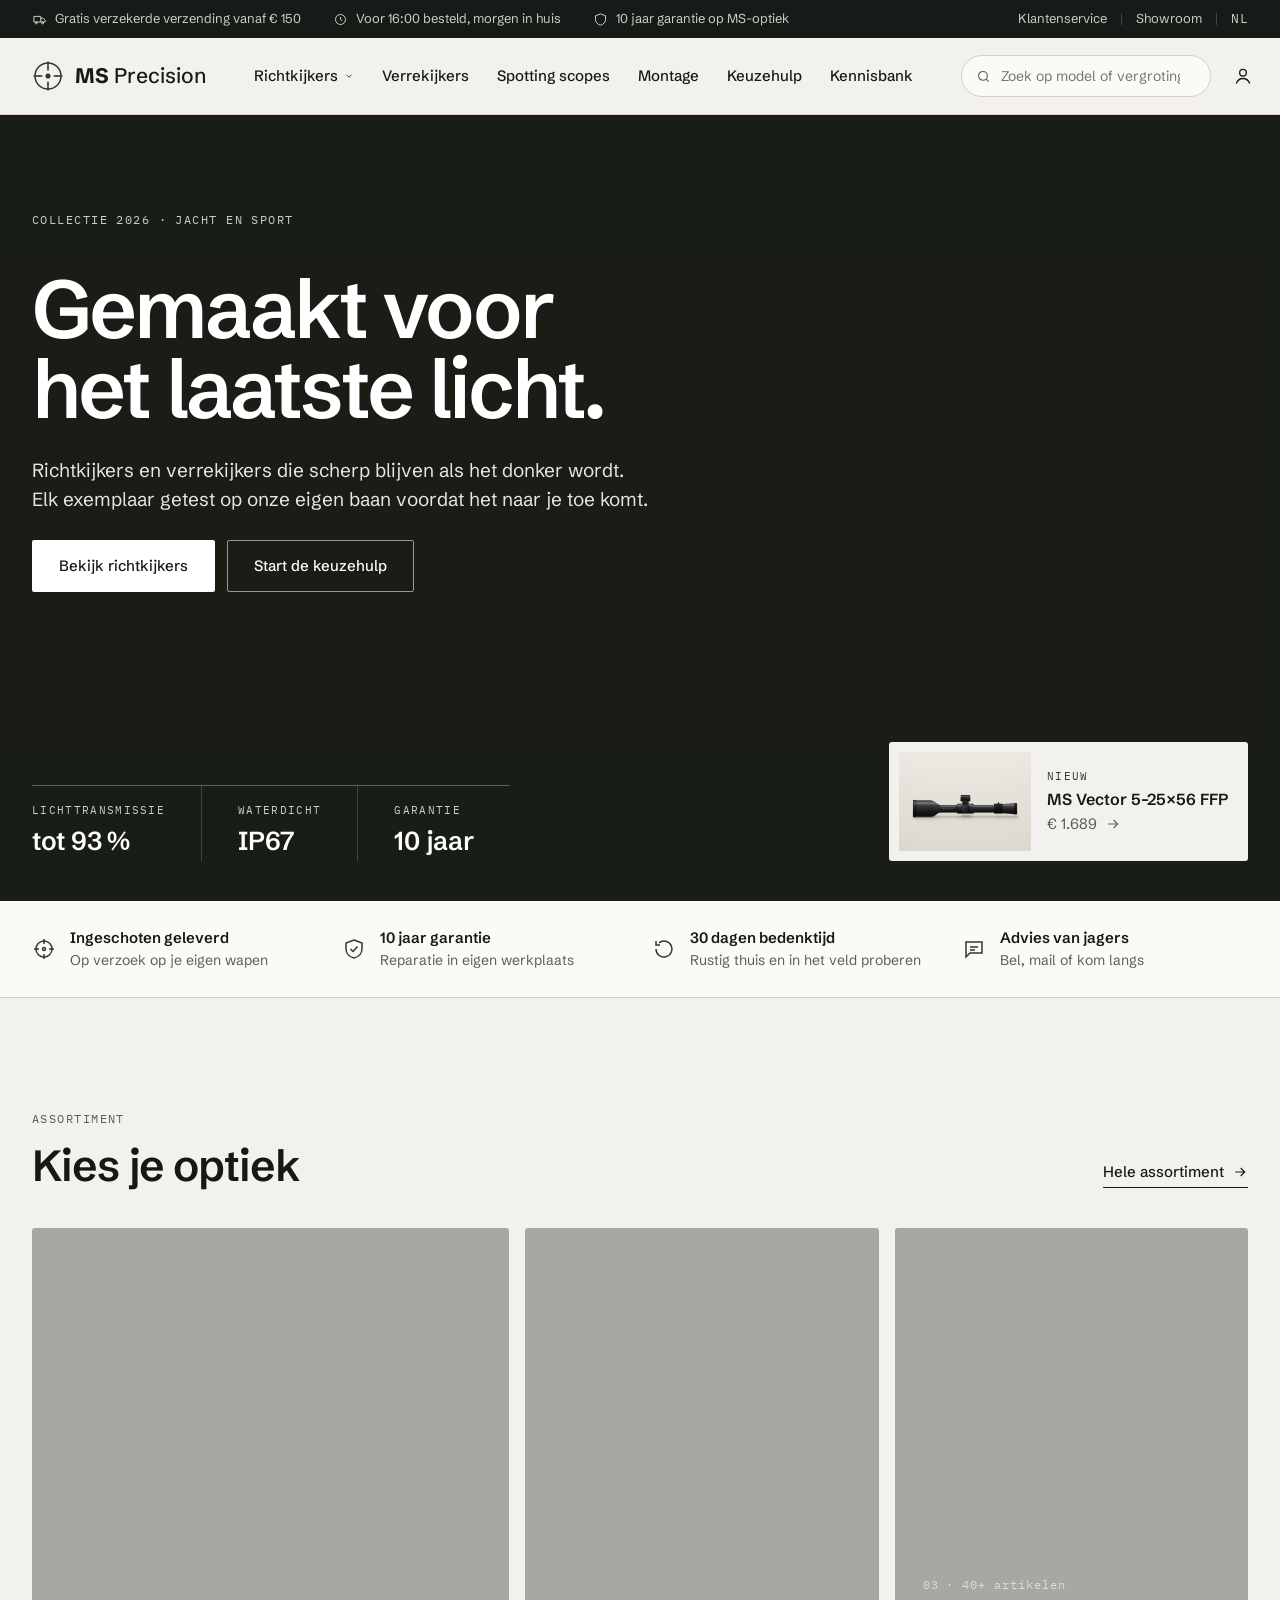
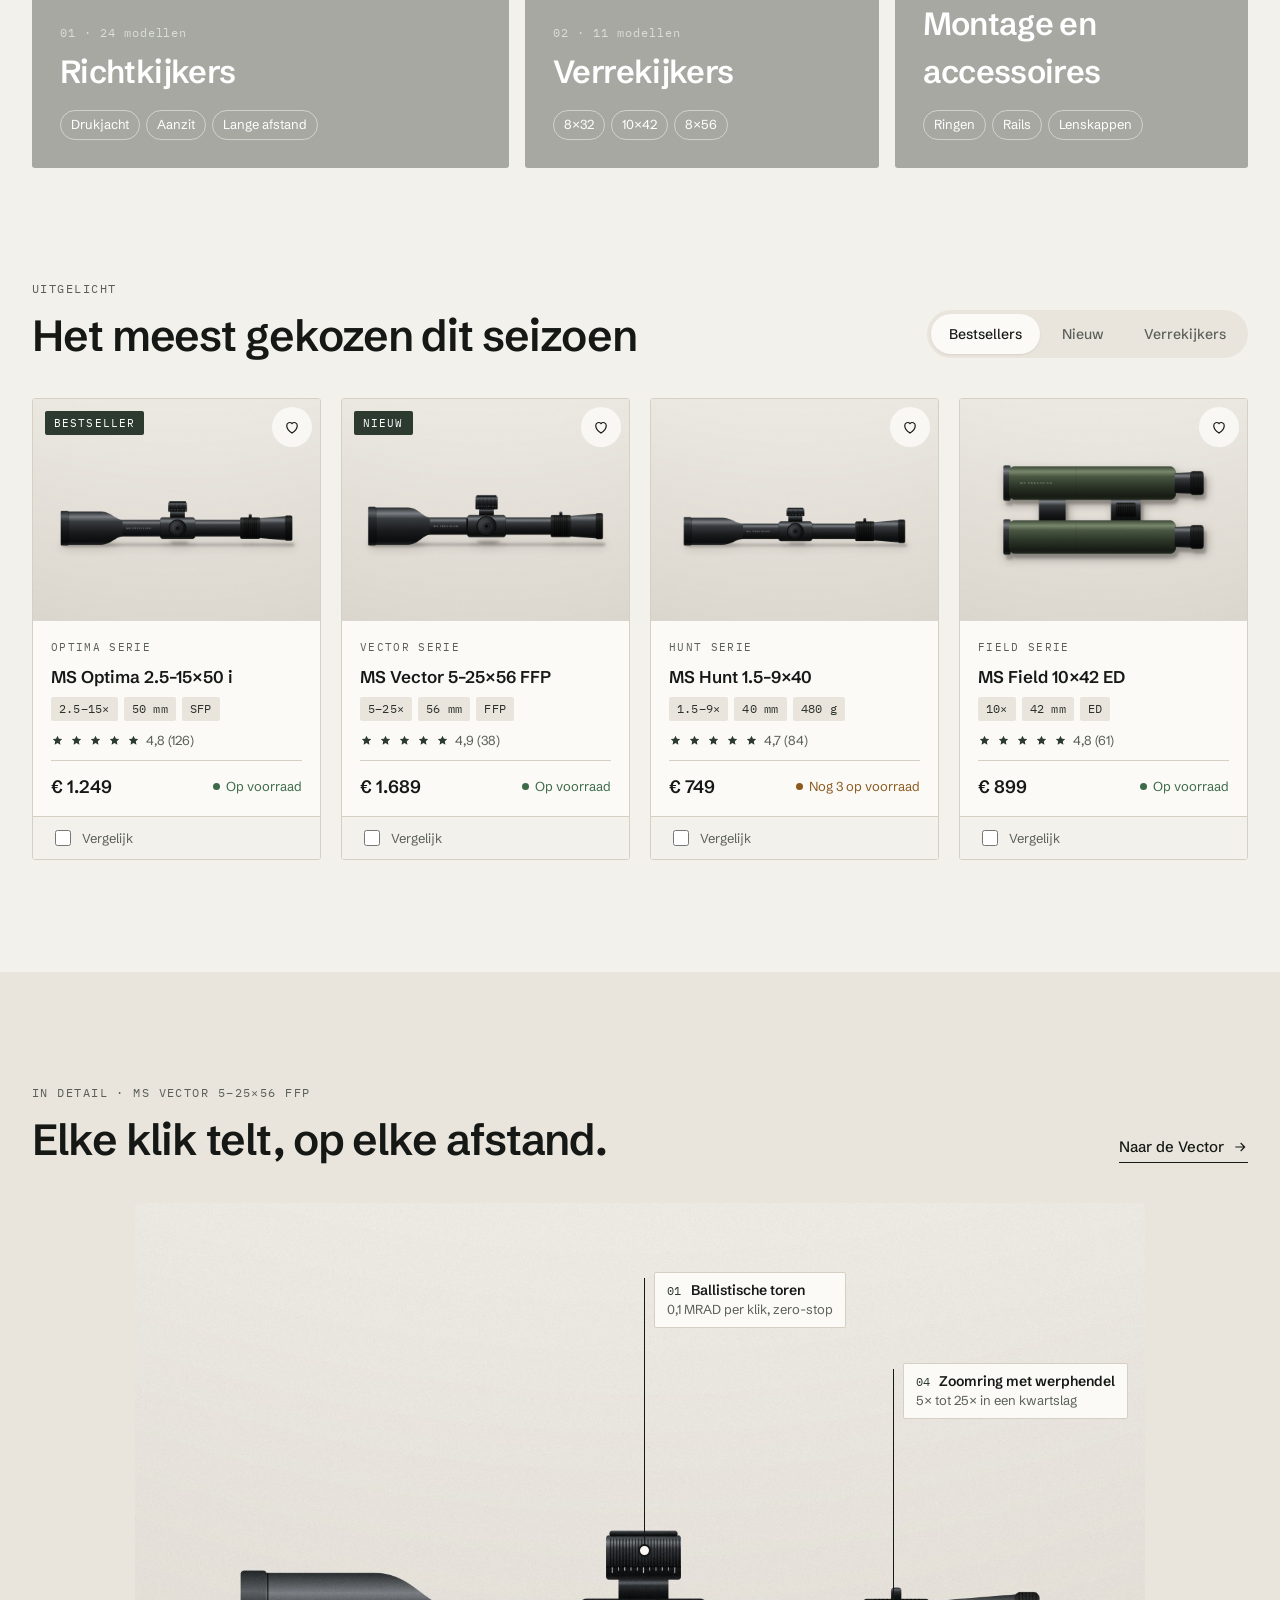
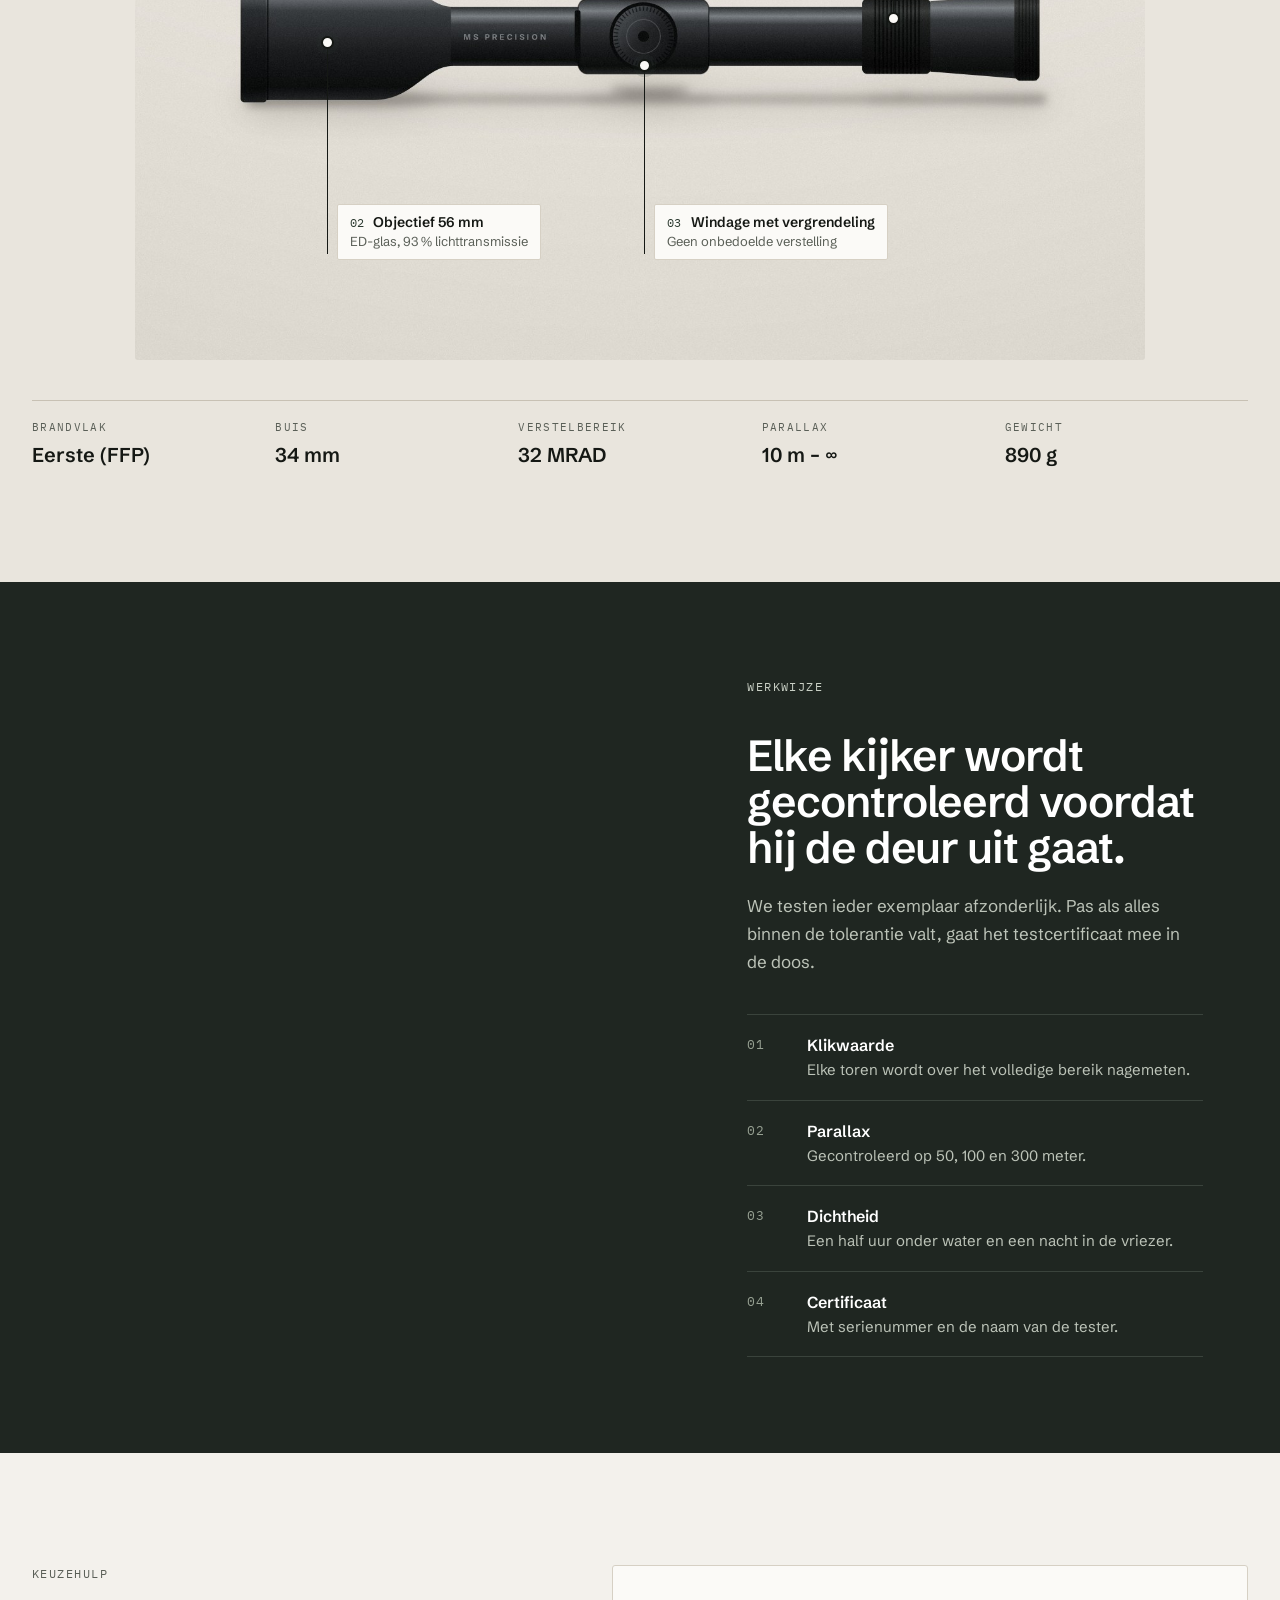
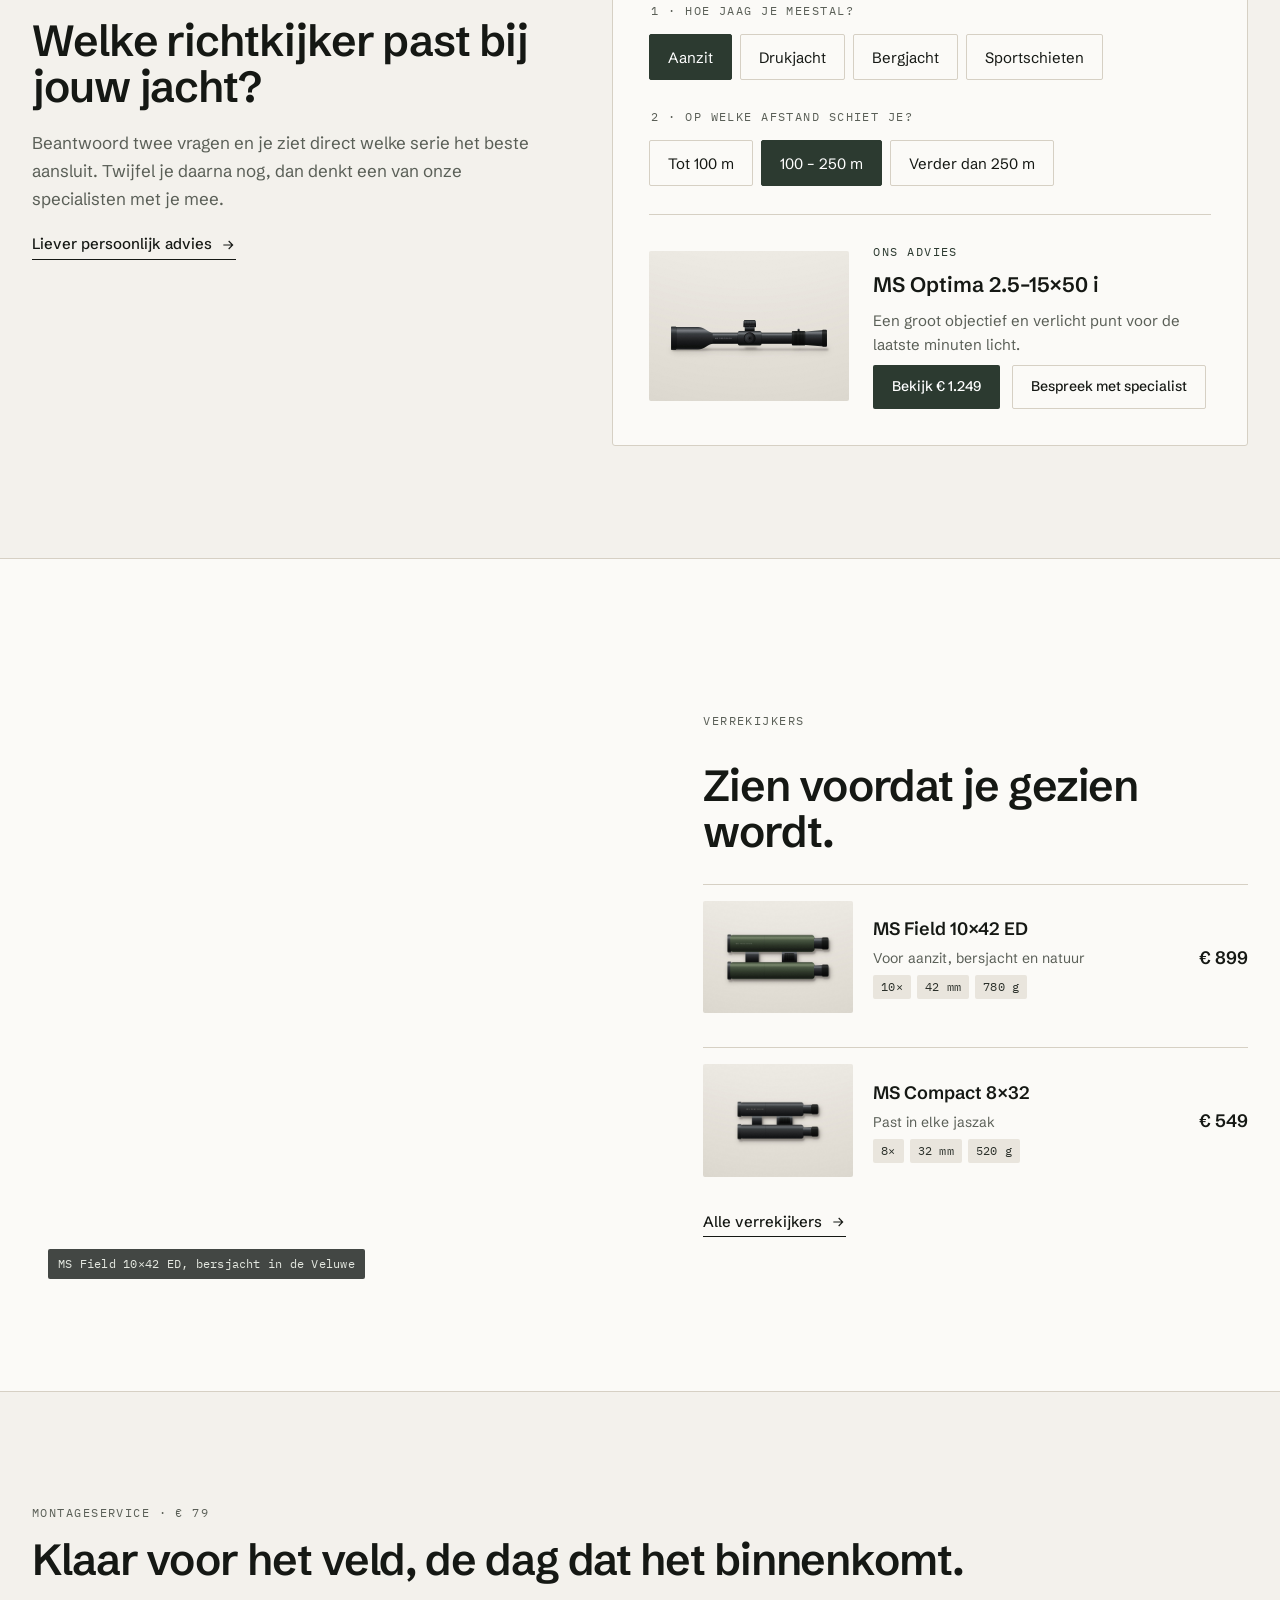
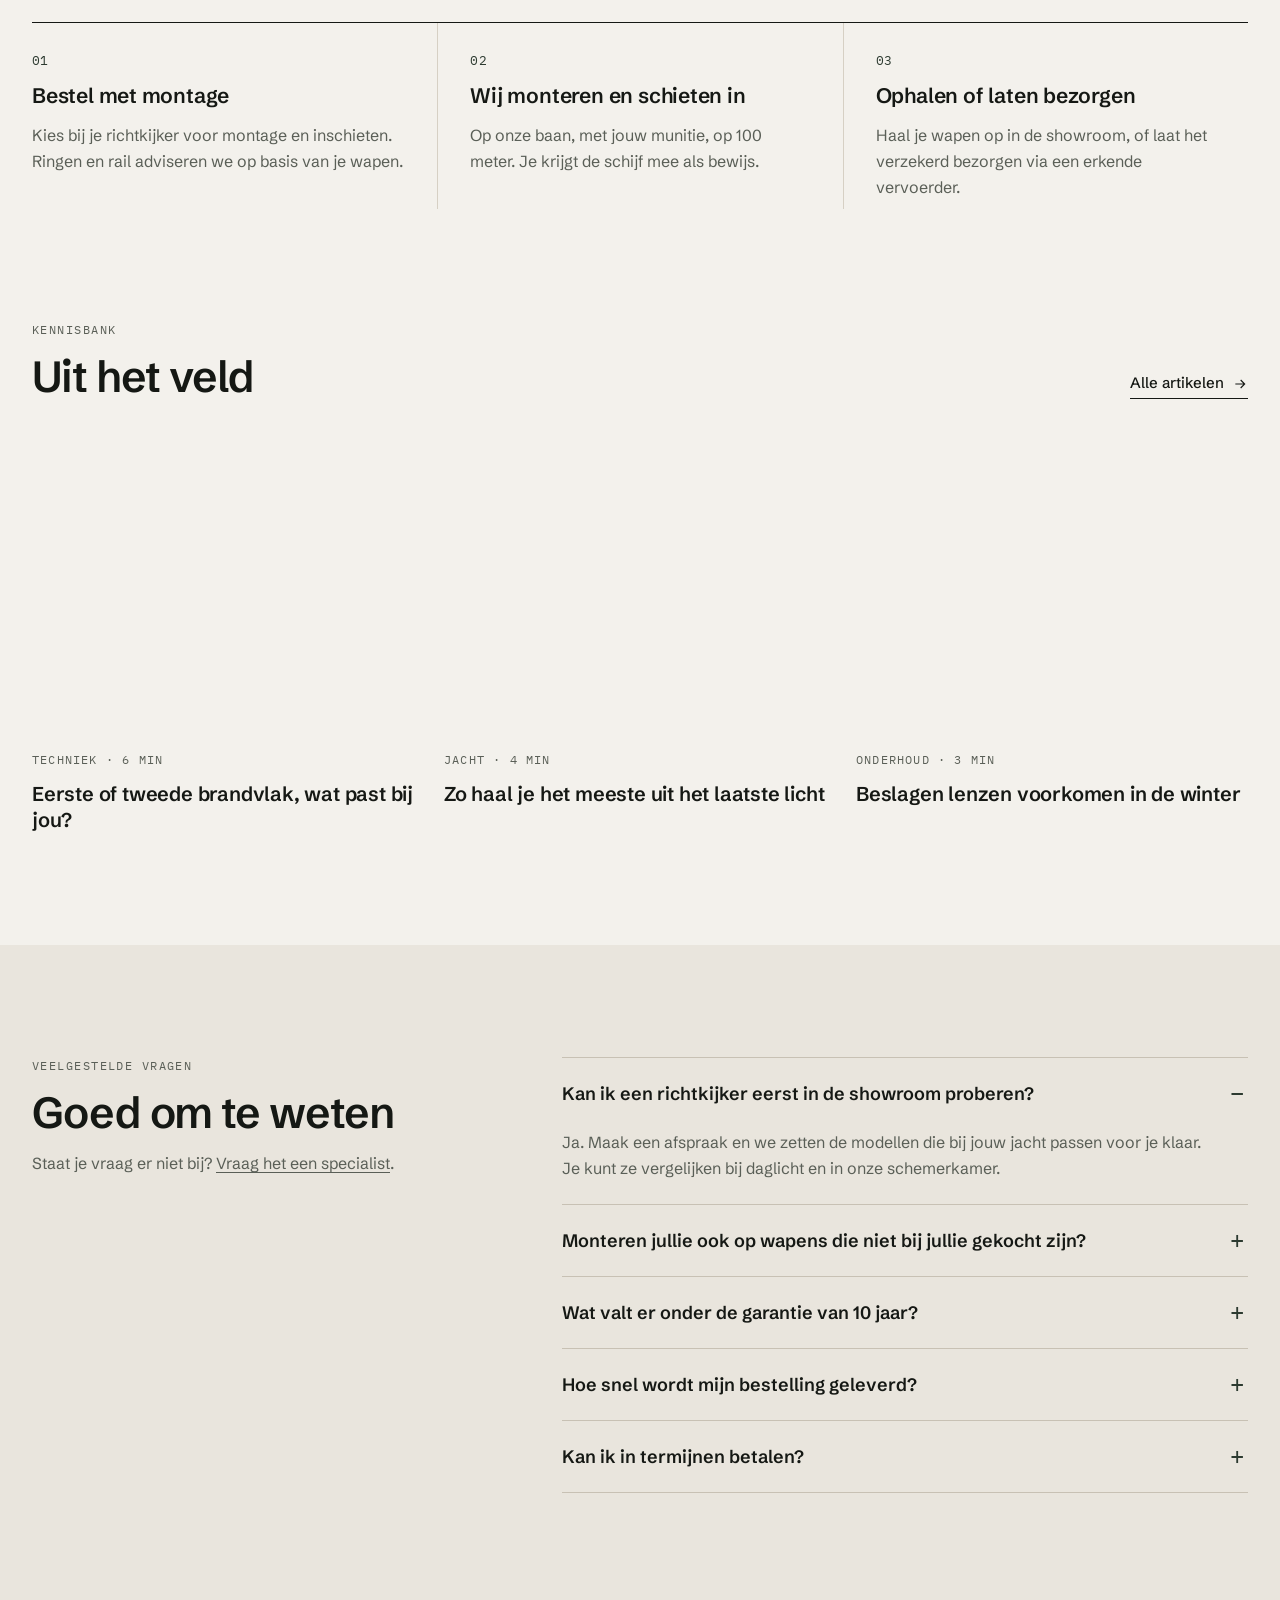
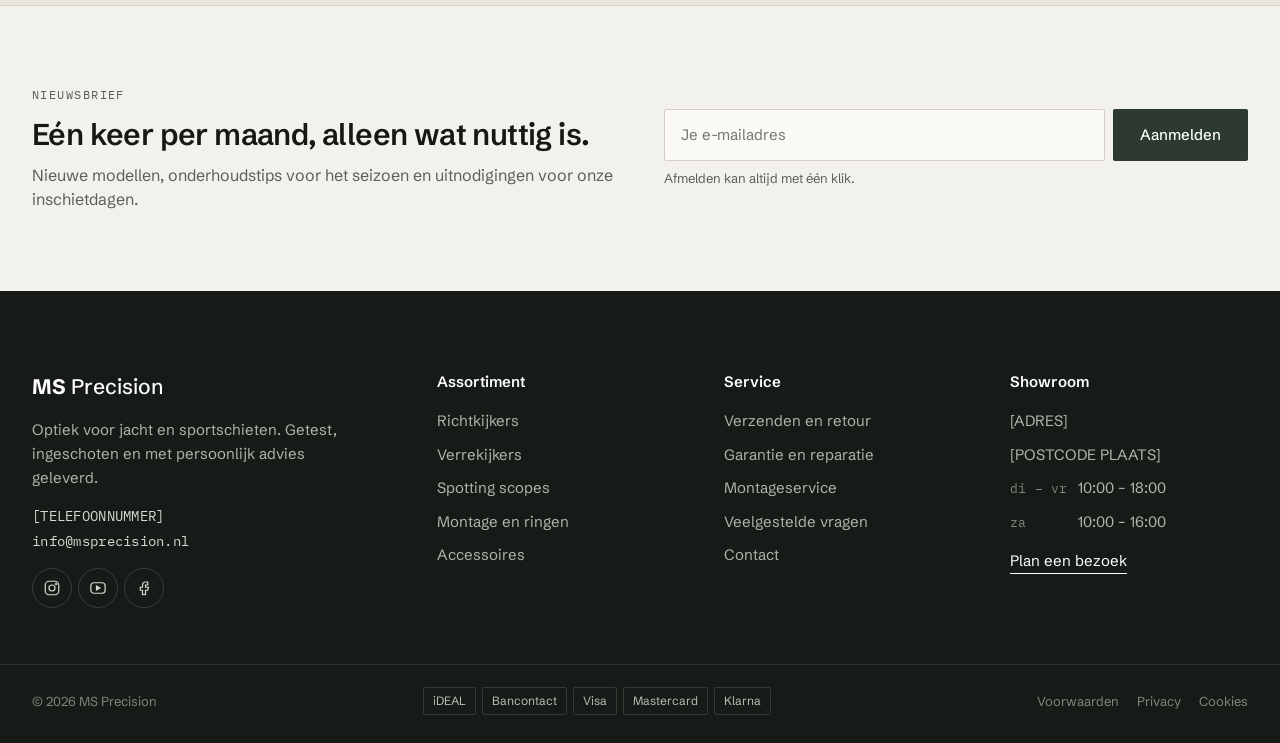
<file: index.html>
<!doctype html>
<html lang="nl">
<head>
<meta charset="utf-8">
<meta name="viewport" content="width=device-width, initial-scale=1">
<title>MS Precision | Richtkijkers en verrekijkers voor de jacht</title>
<link rel="preconnect" href="https://fonts.googleapis.com">
<link rel="preconnect" href="https://fonts.gstatic.com" crossorigin>
<link href="https://fonts.googleapis.com/css2?family=Schibsted+Grotesk:wght@400;500;600;700&family=IBM+Plex+Mono:wght@400;500&display=swap" rel="stylesheet">
<link rel="stylesheet" href="site.css">
</head>
<body>
<div class="topbar">
  <div class="wrap topbar-in">
    <span class="tb-item"><svg width="15" height="15" viewBox="0 0 24 24" fill="none" stroke="currentColor" stroke-width="1.6" aria-hidden="true"><path d="M3 7h11v9H3zM14 10h4l3 3v3h-7"/><circle cx="7" cy="17.5" r="1.6"/><circle cx="17" cy="17.5" r="1.6"/></svg>Gratis verzekerde verzending vanaf € 150</span>
    <span class="tb-item tb-hide"><svg width="15" height="15" viewBox="0 0 24 24" fill="none" stroke="currentColor" stroke-width="1.6" aria-hidden="true"><circle cx="12" cy="12" r="8"/><path d="M12 8v4l3 2"/></svg>Voor 16:00 besteld, morgen in huis</span>
    <span class="tb-item tb-hide"><svg width="15" height="15" viewBox="0 0 24 24" fill="none" stroke="currentColor" stroke-width="1.6" aria-hidden="true"><path d="M12 3l8 3v6c0 4.5-3.4 8-8 9-4.6-1-8-4.5-8-9V6z"/></svg>10 jaar garantie op MS-optiek</span>
    <span class="tb-right tb-hide"><a href="#" class="tb-link">Klantenservice</a><span class="tb-sep"></span><a href="#" class="tb-link">Showroom</a><span class="tb-sep"></span><span class="mono">NL</span></span>
  </div>
</div>

<header class="site-header">
  <div class="wrap header-in">
    <a href="index.html" class="logo" aria-label="MS Precision home">
      <svg width="32" height="32" viewBox="0 0 32 32" fill="none" stroke="currentColor" stroke-width="1.5" aria-hidden="true"><circle cx="16" cy="16" r="13"/><circle cx="16" cy="16" r="1.8" fill="currentColor"/><path d="M16 1.5v9M16 21.5v9M1.5 16h9M21.5 16h9"/><path d="M16 6.5v2M16 23.5v2M6.5 16h2M23.5 16h2" stroke-width="1"/></svg>
      <span class="logo-text"><b>MS</b> Precision</span>
    </a>
    <nav class="main-nav" aria-label="Hoofdmenu">
      <div class="nav-item has-mega">
        <a href="assortiment.html?c=richtkijkers" class="nav-link">Richtkijkers <svg width="10" height="10" viewBox="0 0 24 24" fill="none" stroke="currentColor" stroke-width="2" aria-hidden="true"><path d="M6 9l6 6 6-6"/></svg></a>
        <div class="mega">
          <div class="wrap mega-in">
            <div class="mega-col">
              <span class="mega-h mono">Op toepassing</span>
              <a href="assortiment.html?c=richtkijkers">Aanzit en schemering</a>
              <a href="assortiment.html?c=richtkijkers">Drukjacht</a>
              <a href="assortiment.html?c=richtkijkers">Bergjacht en lange afstand</a>
              <a href="assortiment.html?c=richtkijkers">Sportschieten</a>
            </div>
            <div class="mega-col">
              <span class="mega-h mono">Op vergroting</span>
              <a href="assortiment.html?c=richtkijkers">1 – 6×</a>
              <a href="assortiment.html?c=richtkijkers">2.5 – 15×</a>
              <a href="assortiment.html?c=richtkijkers">3 – 18×</a>
              <a href="assortiment.html?c=richtkijkers">5 – 25×</a>
            </div>
            <div class="mega-col">
              <span class="mega-h mono">Series</span>
              <a href="product.html?id=hunt">Hunt <span class="mega-note">licht en snel</span></a>
              <a href="product.html?id=optima">Optima <span class="mega-note">allround</span></a>
              <a href="product.html?id=vector">Vector <span class="mega-note">precisie</span></a>
            </div>
            <a href="product.html?id=vector" class="mega-feature">
              <img src="scope-tactical.jpg" alt="">
              <span class="mono mega-tag">Nieuw</span>
              <span class="mega-feature-t">MS Vector 5–25×56 FFP</span>
              <span class="mega-note">Bekijk de nieuwe precisiekijker</span>
            </a>
          </div>
        </div>
      </div>
      <div class="nav-item"><a href="assortiment.html?c=verrekijkers" class="nav-link">Verrekijkers</a></div>
      <div class="nav-item"><a href="assortiment.html" class="nav-link">Spotting scopes</a></div>
      <div class="nav-item"><a href="assortiment.html" class="nav-link">Montage</a></div>
      <div class="nav-item"><a href="index.html#keuzehulp" class="nav-link">Keuzehulp</a></div>
      <div class="nav-item"><a href="index.html#kennisbank" class="nav-link">Kennisbank</a></div>
    </nav>
    <div class="header-actions">
      <label class="search">
        <svg width="17" height="17" viewBox="0 0 24 24" fill="none" stroke="currentColor" stroke-width="1.7" aria-hidden="true"><circle cx="11" cy="11" r="7"/><path d="M20 20l-4-4"/></svg>
        <span class="sr">Zoeken</span>
        <input type="search" placeholder="Zoek op model of vergroting">
      </label>
      <button class="icon-btn" aria-label="Account"><svg width="20" height="20" viewBox="0 0 24 24" fill="none" stroke="currentColor" stroke-width="1.6" aria-hidden="true"><circle cx="12" cy="8" r="4"/><path d="M4 21c1.5-4 4.5-6 8-6s6.5 2 8 6"/></svg></button>
      <button class="icon-btn" aria-label="Verlanglijst"><svg width="20" height="20" viewBox="0 0 24 24" fill="none" stroke="currentColor" stroke-width="1.6" aria-hidden="true"><path d="M12 20s-7-4.4-7-10a4 4 0 0 1 7-2.6A4 4 0 0 1 19 10c0 5.6-7 10-7 10z"/></svg></button>
      <a href="winkelmand.html" class="icon-btn cart-btn" aria-label="Winkelmand"><svg width="20" height="20" viewBox="0 0 24 24" fill="none" stroke="currentColor" stroke-width="1.6" aria-hidden="true"><path d="M5 7h14l-1.2 12.2a1 1 0 0 1-1 .8H7.2a1 1 0 0 1-1-.8z"/><path d="M9 7a3 3 0 0 1 6 0"/></svg><span class="cart-count" data-cart-count>0</span></a>
      <button class="icon-btn menu-btn" aria-label="Menu openen"><svg width="22" height="22" viewBox="0 0 24 24" fill="none" stroke="currentColor" stroke-width="1.6" aria-hidden="true"><path d="M4 7h16M4 12h16M4 17h16"/></svg></button>
    </div>
  </div>
</header>

<main>
  <!-- HERO -->
  <section class="hero">
    <div class="hero-photo" role="img" aria-label="Jager met richtkijker op haar geweer kijkt uit over een bosrand"></div>
    <div class="wrap hero-in">
      <div class="hero-copy">
        <span class="eyebrow mono light">Collectie 2026 · Jacht en sport</span>
        <h1 class="display">Gemaakt voor<br>het laatste licht.</h1>
        <p class="lead light">Richtkijkers en verrekijkers die scherp blijven als het donker wordt. Elk exemplaar getest op onze eigen baan voordat het naar je toe komt.</p>
        <div class="btn-row">
          <a href="assortiment.html?c=richtkijkers" class="btn btn-light">Bekijk richtkijkers</a>
          <a href="index.html#keuzehulp" class="btn btn-ghost-light">Start de keuzehulp</a>
        </div>
      </div>
      <div class="hero-foot">
        <dl class="hero-stats">
          <div><dt class="mono">Lichttransmissie</dt><dd>tot 93 %</dd></div>
          <div><dt class="mono">Waterdicht</dt><dd>IP67</dd></div>
          <div><dt class="mono">Garantie</dt><dd>10 jaar</dd></div>
        </dl>
        <a href="product.html?id=vector" class="hero-card">
          <img src="scope-tactical.jpg" alt="">
          <span class="hc-text">
            <span class="mono hc-tag">Nieuw</span>
            <span class="hc-name">MS Vector 5–25×56 FFP</span>
            <span class="hc-price">€ 1.689 <svg width="16" height="16" viewBox="0 0 24 24" fill="none" stroke="currentColor" stroke-width="1.7" aria-hidden="true"><path d="M5 12h14M13 6l6 6-6 6"/></svg></span>
          </span>
        </a>
      </div>
    </div>
  </section>

  <!-- USP -->
  <section class="usp">
    <div class="wrap usp-in">
      <div class="usp-item"><svg width="24" height="24" viewBox="0 0 24 24" fill="none" stroke="currentColor" stroke-width="1.5" aria-hidden="true"><circle cx="12" cy="12" r="8"/><circle cx="12" cy="12" r="1.5"/><path d="M12 2v5M12 17v5M2 12h5M17 12h5"/></svg><div><b>Ingeschoten geleverd</b><span>Op verzoek op je eigen wapen</span></div></div>
      <div class="usp-item"><svg width="24" height="24" viewBox="0 0 24 24" fill="none" stroke="currentColor" stroke-width="1.5" aria-hidden="true"><path d="M12 3l8 3v6c0 4.5-3.4 8-8 9-4.6-1-8-4.5-8-9V6z"/><path d="M8.5 12l2.5 2.5 4.5-5"/></svg><div><b>10 jaar garantie</b><span>Reparatie in eigen werkplaats</span></div></div>
      <div class="usp-item"><svg width="24" height="24" viewBox="0 0 24 24" fill="none" stroke="currentColor" stroke-width="1.5" aria-hidden="true"><path d="M4 12a8 8 0 1 0 3-6.2"/><path d="M4 4v4h4"/></svg><div><b>30 dagen bedenktijd</b><span>Rustig thuis en in het veld proberen</span></div></div>
      <div class="usp-item"><svg width="24" height="24" viewBox="0 0 24 24" fill="none" stroke="currentColor" stroke-width="1.5" aria-hidden="true"><path d="M4 5h16v11H8l-4 4z"/><path d="M8 10h8M8 13h5"/></svg><div><b>Advies van jagers</b><span>Bel, mail of kom langs</span></div></div>
    </div>
  </section>

  <!-- CATEGORIES -->
  <section class="section">
    <div class="wrap">
      <div class="sec-head">
        <div><span class="eyebrow mono">Assortiment</span><h2 class="h2">Kies je optiek</h2></div>
        <a href="assortiment.html" class="link-arrow">Hele assortiment <svg width="16" height="16" viewBox="0 0 24 24" fill="none" stroke="currentColor" stroke-width="1.7" aria-hidden="true"><path d="M5 12h14M13 6l6 6-6 6"/></svg></a>
      </div>
      <div class="cat-grid">
        <a href="assortiment.html?c=richtkijkers" class="cat cat-lg" style="--img:url(https://images.unsplash.com/photo-1651392069447-61bef37db4f1?auto=format&fit=crop&w=1600&q=80)">
          <span class="cat-meta mono">01 · 24 modellen</span>
          <span class="cat-t">Richtkijkers</span>
          <span class="cat-tags"><span>Drukjacht</span><span>Aanzit</span><span>Lange afstand</span></span>
        </a>
        <a href="assortiment.html?c=verrekijkers" class="cat" style="--img:url(https://images.unsplash.com/photo-1524164339415-15a05cf92342?auto=format&fit=crop&w=1200&q=80)">
          <span class="cat-meta mono">02 · 11 modellen</span>
          <span class="cat-t">Verrekijkers</span>
          <span class="cat-tags"><span>8×32</span><span>10×42</span><span>8×56</span></span>
        </a>
        <a href="assortiment.html" class="cat" style="--img:url(https://images.unsplash.com/photo-1637092334307-85b5bc80088e?auto=format&fit=crop&w=1200&q=80)">
          <span class="cat-meta mono">03 · 40+ artikelen</span>
          <span class="cat-t">Montage en accessoires</span>
          <span class="cat-tags"><span>Ringen</span><span>Rails</span><span>Lenskappen</span></span>
        </a>
      </div>
    </div>
  </section>

  <!-- PRODUCTS -->
  <section class="section pt0">
    <div class="wrap">
      <div class="sec-head">
        <div><span class="eyebrow mono">Uitgelicht</span><h2 class="h2">Het meest gekozen dit seizoen</h2></div>
        <div class="tabs" role="tablist" aria-label="Productselectie">
          <button class="tab is-active" data-tab="best" role="tab" aria-selected="true">Bestsellers</button>
          <button class="tab" data-tab="new" role="tab" aria-selected="false">Nieuw</button>
          <button class="tab" data-tab="bino" role="tab" aria-selected="false">Verrekijkers</button>
        </div>
      </div>
      <div class="prod-grid" id="homeProducts"></div>
      <div class="compare-bar" id="compareBar" hidden>
        <span><b id="compareN">0</b> geselecteerd om te vergelijken</span>
        <button class="btn btn-dark btn-sm" id="compareGo">Vergelijk</button>
      </div>
    </div>
  </section>

  <!-- SPOTLIGHT -->
  <section class="spotlight">
    <div class="wrap">
      <div class="sec-head">
        <div><span class="eyebrow mono">In detail · MS Vector 5–25×56 FFP</span><h2 class="h2">Elke klik telt, op elke afstand.</h2></div>
        <a href="product.html?id=vector" class="link-arrow">Naar de Vector <svg width="16" height="16" viewBox="0 0 24 24" fill="none" stroke="currentColor" stroke-width="1.7" aria-hidden="true"><path d="M5 12h14M13 6l6 6-6 6"/></svg></a>
      </div>
      <div class="spot-figure">
        <img src="scope-tactical.jpg" alt="MS Vector richtkijker in zijaanzicht">
        <div class="callout up" style="--x:50.4%;--y:46%;--ly:10%">
          <span class="dot"></span>
          <span class="c-label"><span class="mono">01</span> Ballistische toren<br><small>0,1 MRAD per klik, zero-stop</small></span>
        </div>
        <div class="callout down" style="--x:19%;--y:58%;--ly:86%">
          <span class="dot"></span>
          <span class="c-label"><span class="mono">02</span> Objectief 56 mm<br><small>ED-glas, 93 % lichttransmissie</small></span>
        </div>
        <div class="callout down" style="--x:50.4%;--y:61%;--ly:86%">
          <span class="dot"></span>
          <span class="c-label"><span class="mono">03</span> Windage met vergrendeling<br><small>Geen onbedoelde verstelling</small></span>
        </div>
        <div class="callout up" style="--x:75%;--y:55%;--ly:22%">
          <span class="dot"></span>
          <span class="c-label"><span class="mono">04</span> Zoomring met werphendel<br><small>5× tot 25× in een kwartslag</small></span>
        </div>
      </div>
      <div class="spec-strip">
        <div><span class="mono">Brandvlak</span><b>Eerste (FFP)</b></div>
        <div><span class="mono">Buis</span><b>34 mm</b></div>
        <div><span class="mono">Verstelbereik</span><b>32 MRAD</b></div>
        <div><span class="mono">Parallax</span><b>10 m – ∞</b></div>
        <div><span class="mono">Gewicht</span><b>890 g</b></div>
      </div>
    </div>
  </section>

  <!-- CRAFT split -->
  <section class="split" id="werkwijze">
    <div class="split-photo" style="--img:url(https://images.unsplash.com/photo-1651392069447-61bef37db4f1?auto=format&fit=crop&w=1600&q=80)" role="img" aria-label="Jachtgeweer met richtkijker in het gras"></div>
    <div class="split-panel">
      <span class="eyebrow mono light">Werkwijze</span>
      <h2 class="h2 light">Elke kijker wordt gecontroleerd voordat hij de deur uit gaat.</h2>
      <p class="light-muted">We testen ieder exemplaar afzonderlijk. Pas als alles binnen de tolerantie valt, gaat het testcertificaat mee in de doos.</p>
      <ol class="steps">
        <li><span class="mono">01</span><div><b>Klikwaarde</b><span>Elke toren wordt over het volledige bereik nagemeten.</span></div></li>
        <li><span class="mono">02</span><div><b>Parallax</b><span>Gecontroleerd op 50, 100 en 300 meter.</span></div></li>
        <li><span class="mono">03</span><div><b>Dichtheid</b><span>Een half uur onder water en een nacht in de vriezer.</span></div></li>
        <li><span class="mono">04</span><div><b>Certificaat</b><span>Met serienummer en de naam van de tester.</span></div></li>
      </ol>
    </div>
  </section>

  <!-- KEUZEHULP -->
  <section class="section" id="keuzehulp">
    <div class="wrap advice">
      <div class="advice-intro">
        <span class="eyebrow mono">Keuzehulp</span>
        <h2 class="h2">Welke richtkijker past bij jouw jacht?</h2>
        <p class="muted">Beantwoord twee vragen en je ziet direct welke serie het beste aansluit. Twijfel je daarna nog, dan denkt een van onze specialisten met je mee.</p>
        <a href="#" class="link-arrow" data-advice>Liever persoonlijk advies <svg width="16" height="16" viewBox="0 0 24 24" fill="none" stroke="currentColor" stroke-width="1.7" aria-hidden="true"><path d="M5 12h14M13 6l6 6-6 6"/></svg></a>
      </div>
      <div class="quiz">
        <fieldset>
          <legend class="mono">1 · Hoe jaag je meestal?</legend>
          <div class="choice-row" data-q="type">
            <button class="choice is-active" data-v="aanzit">Aanzit</button>
            <button class="choice" data-v="druk">Drukjacht</button>
            <button class="choice" data-v="berg">Bergjacht</button>
            <button class="choice" data-v="sport">Sportschieten</button>
          </div>
        </fieldset>
        <fieldset>
          <legend class="mono">2 · Op welke afstand schiet je?</legend>
          <div class="choice-row" data-q="dist">
            <button class="choice" data-v="kort">Tot 100 m</button>
            <button class="choice is-active" data-v="mid">100 – 250 m</button>
            <button class="choice" data-v="lang">Verder dan 250 m</button>
          </div>
        </fieldset>
        <div class="quiz-result" id="quizResult"></div>
      </div>
    </div>
  </section>

  <!-- BINOCULARS split -->
  <section class="bino">
    <div class="wrap bino-in">
      <div class="bino-photo" style="--img:url(https://images.unsplash.com/photo-1524164339415-15a05cf92342?auto=format&fit=crop&w=1400&q=80)" role="img" aria-label="Jager kijkt door een verrekijker in het bos">
        <span class="photo-cap mono">MS Field 10×42 ED, bersjacht in de Veluwe</span>
      </div>
      <div class="bino-list">
        <span class="eyebrow mono">Verrekijkers</span>
        <h2 class="h2">Zien voordat je gezien wordt.</h2>
        <a href="product.html?id=field" class="bino-row">
          <img src="bino-field.jpg" alt="">
          <span class="br-text"><b>MS Field 10×42 ED</b><span class="muted">Voor aanzit, bersjacht en natuur</span><span class="chips"><span class="chip mono">10×</span><span class="chip mono">42 mm</span><span class="chip mono">780 g</span></span></span>
          <span class="br-price">€ 899</span>
        </a>
        <a href="product.html?id=compact" class="bino-row">
          <img src="bino-compact.jpg" alt="">
          <span class="br-text"><b>MS Compact 8×32</b><span class="muted">Past in elke jaszak</span><span class="chips"><span class="chip mono">8×</span><span class="chip mono">32 mm</span><span class="chip mono">520 g</span></span></span>
          <span class="br-price">€ 549</span>
        </a>
        <a href="assortiment.html?c=verrekijkers" class="link-arrow">Alle verrekijkers <svg width="16" height="16" viewBox="0 0 24 24" fill="none" stroke="currentColor" stroke-width="1.7" aria-hidden="true"><path d="M5 12h14M13 6l6 6-6 6"/></svg></a>
      </div>
    </div>
  </section>

  <!-- MONTAGE -->
  <section class="section" id="montage">
    <div class="wrap">
      <div class="sec-head">
        <div><span class="eyebrow mono">Montageservice · € 79</span><h2 class="h2">Klaar voor het veld, de dag dat het binnenkomt.</h2></div>
      </div>
      <div class="m-steps">
        <div class="m-step"><span class="m-num mono">01</span><b>Bestel met montage</b><p>Kies bij je richtkijker voor montage en inschieten. Ringen en rail adviseren we op basis van je wapen.</p></div>
        <div class="m-step"><span class="m-num mono">02</span><b>Wij monteren en schieten in</b><p>Op onze baan, met jouw munitie, op 100 meter. Je krijgt de schijf mee als bewijs.</p></div>
        <div class="m-step"><span class="m-num mono">03</span><b>Ophalen of laten bezorgen</b><p>Haal je wapen op in de showroom, of laat het verzekerd bezorgen via een erkende vervoerder.</p></div>
      </div>
    </div>
  </section>

  <!-- KENNISBANK -->
  <section class="section pt0" id="kennisbank">
    <div class="wrap">
      <div class="sec-head">
        <div><span class="eyebrow mono">Kennisbank</span><h2 class="h2">Uit het veld</h2></div>
        <a href="#" class="link-arrow">Alle artikelen <svg width="16" height="16" viewBox="0 0 24 24" fill="none" stroke="currentColor" stroke-width="1.7" aria-hidden="true"><path d="M5 12h14M13 6l6 6-6 6"/></svg></a>
      </div>
      <div class="art-grid">
        <a href="#" class="art"><span class="art-img" style="--img:url(https://images.unsplash.com/photo-1446104838475-bc6508184f08?auto=format&fit=crop&w=1000&q=80)"></span><span class="art-meta mono">Techniek · 6 min</span><b>Eerste of tweede brandvlak, wat past bij jou?</b></a>
        <a href="#" class="art"><span class="art-img" style="--img:url(https://images.unsplash.com/photo-1677939470005-e3266a845311?auto=format&fit=crop&w=1000&q=80)"></span><span class="art-meta mono">Jacht · 4 min</span><b>Zo haal je het meeste uit het laatste licht</b></a>
        <a href="#" class="art"><span class="art-img" style="--img:url(https://images.unsplash.com/photo-1444724334165-e7050f2229a1?auto=format&fit=crop&w=1000&q=80)"></span><span class="art-meta mono">Onderhoud · 3 min</span><b>Beslagen lenzen voorkomen in de winter</b></a>
      </div>
    </div>
  </section>

  <!-- FAQ -->
  <section class="section faq-sec" id="faq">
    <div class="wrap faq">
      <div><span class="eyebrow mono">Veelgestelde vragen</span><h2 class="h2">Goed om te weten</h2><p class="muted">Staat je vraag er niet bij? <a href="#" data-advice class="u">Vraag het een specialist</a>.</p></div>
      <div class="faq-list">
        <details open><summary>Kan ik een richtkijker eerst in de showroom proberen?</summary><p>Ja. Maak een afspraak en we zetten de modellen die bij jouw jacht passen voor je klaar. Je kunt ze vergelijken bij daglicht en in onze schemerkamer.</p></details>
        <details><summary>Monteren jullie ook op wapens die niet bij jullie gekocht zijn?</summary><p>Zeker. We monteren en schieten in op elk legaal gehouden wapen. Neem je verlof en munitie mee naar de afspraak.</p></details>
        <details><summary>Wat valt er onder de garantie van 10 jaar?</summary><p>Alle materiaal- en productiefouten, inclusief het verlies van stikstofvulling of dichtheid. Reparaties gebeuren in onze eigen werkplaats.</p></details>
        <details><summary>Hoe snel wordt mijn bestelling geleverd?</summary><p>Op werkdagen voor 16:00 besteld is de volgende werkdag in huis. Met montageservice rekenen we drie tot vijf werkdagen.</p></details>
        <details><summary>Kan ik in termijnen betalen?</summary><p>Ja, via Klarna betaal je in drie termijnen zonder rente.</p></details>
      </div>
    </div>
  </section>
</main>

<section class="newsletter">
  <div class="wrap nl-in">
    <div class="nl-text">
      <span class="eyebrow mono">Nieuwsbrief</span>
      <h2 class="h3">Eén keer per maand, alleen wat nuttig is.</h2>
      <p>Nieuwe modellen, onderhoudstips voor het seizoen en uitnodigingen voor onze inschietdagen.</p>
    </div>
    <form id="newsletter" class="nl-form">
      <label for="nl-email" class="sr">E-mailadres</label>
      <input id="nl-email" type="email" placeholder="Je e-mailadres" required>
      <button type="submit" class="btn btn-dark">Aanmelden</button>
      <span class="nl-fine">Afmelden kan altijd met één klik.</span>
    </form>
  </div>
</section>

<footer class="site-footer">
  <div class="wrap footer-top">
    <div class="f-brand">
      <span class="logo-text light"><b>MS</b> Precision</span>
      <p>Optiek voor jacht en sportschieten. Getest, ingeschoten en met persoonlijk advies geleverd.</p>
      <div class="f-contact">
        <span class="mono">[TELEFOONNUMMER]</span>
        <span class="mono">info@msprecision.nl</span>
      </div>
      <div class="f-social">
        <a href="#" aria-label="Instagram"><svg width="18" height="18" viewBox="0 0 24 24" fill="none" stroke="currentColor" stroke-width="1.6" aria-hidden="true"><rect x="3" y="3" width="18" height="18" rx="5"/><circle cx="12" cy="12" r="4"/><circle cx="17.5" cy="6.5" r="0.8" fill="currentColor"/></svg></a>
        <a href="#" aria-label="YouTube"><svg width="18" height="18" viewBox="0 0 24 24" fill="none" stroke="currentColor" stroke-width="1.6" aria-hidden="true"><rect x="2.5" y="5" width="19" height="14" rx="4"/><path d="M10 9.5v5l4.5-2.5z" fill="currentColor"/></svg></a>
        <a href="#" aria-label="Facebook"><svg width="18" height="18" viewBox="0 0 24 24" fill="none" stroke="currentColor" stroke-width="1.6" aria-hidden="true"><path d="M14 8h3V4h-3a4 4 0 0 0-4 4v3H7v4h3v6h4v-6h3l1-4h-4V8z"/></svg></a>
      </div>
    </div>
    <div class="f-col">
      <span class="f-h">Assortiment</span>
      <a href="assortiment.html?c=richtkijkers">Richtkijkers</a><a href="assortiment.html?c=verrekijkers">Verrekijkers</a><a href="assortiment.html">Spotting scopes</a><a href="assortiment.html">Montage en ringen</a><a href="assortiment.html">Accessoires</a>
    </div>
    <div class="f-col">
      <span class="f-h">Service</span>
      <a href="#">Verzenden en retour</a><a href="#">Garantie en reparatie</a><a href="index.html#montage">Montageservice</a><a href="index.html#faq">Veelgestelde vragen</a><a href="#">Contact</a>
    </div>
    <div class="f-col">
      <span class="f-h">Showroom</span>
      <span>[ADRES]</span><span>[POSTCODE PLAATS]</span>
      <span class="f-hours"><span class="mono">di – vr</span> 10:00 – 18:00</span>
      <span class="f-hours"><span class="mono">za</span> 10:00 – 16:00</span>
      <a href="#" class="f-cta">Plan een bezoek</a>
    </div>
  </div>
  <div class="wrap footer-bottom">
    <span>© 2026 MS Precision</span>
    <div class="pay">
      <span>iDEAL</span><span>Bancontact</span><span>Visa</span><span>Mastercard</span><span>Klarna</span>
    </div>
    <span class="f-legal"><a href="#">Voorwaarden</a><a href="#">Privacy</a><a href="#">Cookies</a></span>
  </div>
</footer>
<script src="app.js"></script>

</body>
</html>
</file>
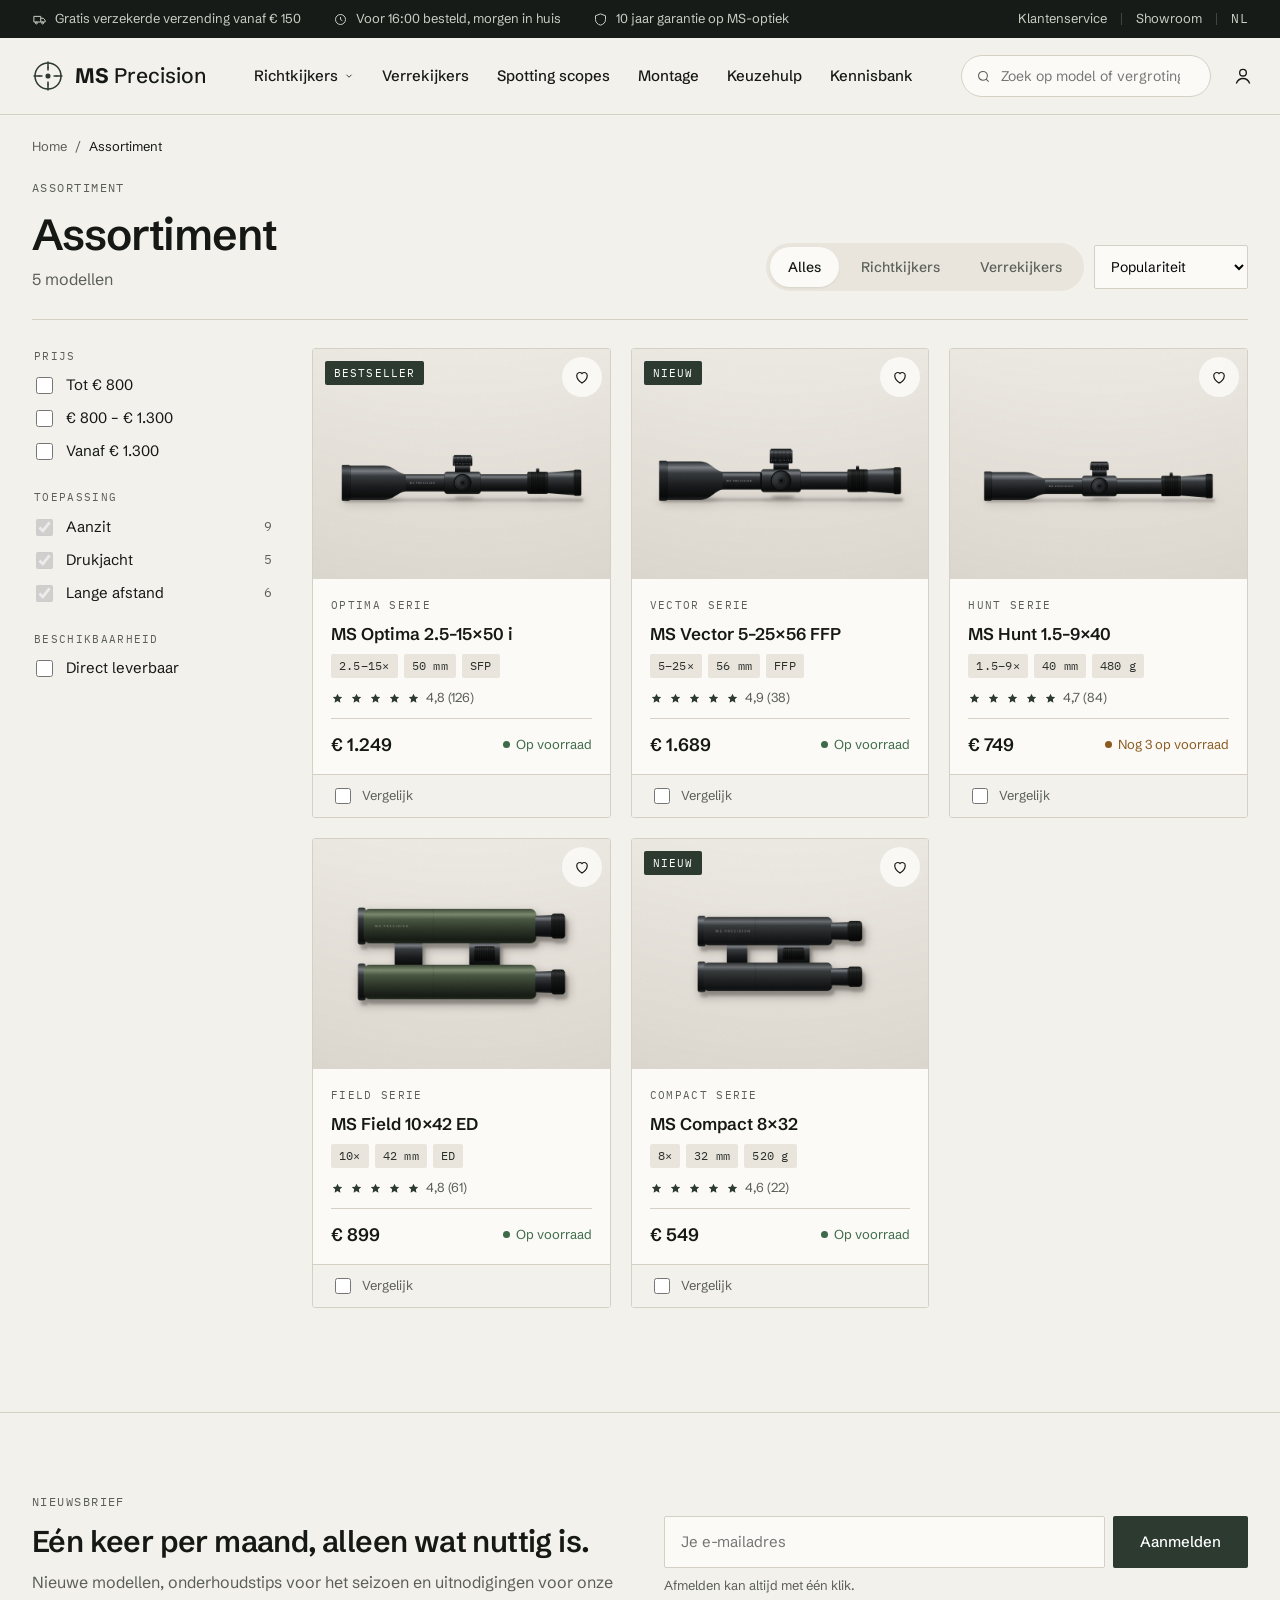
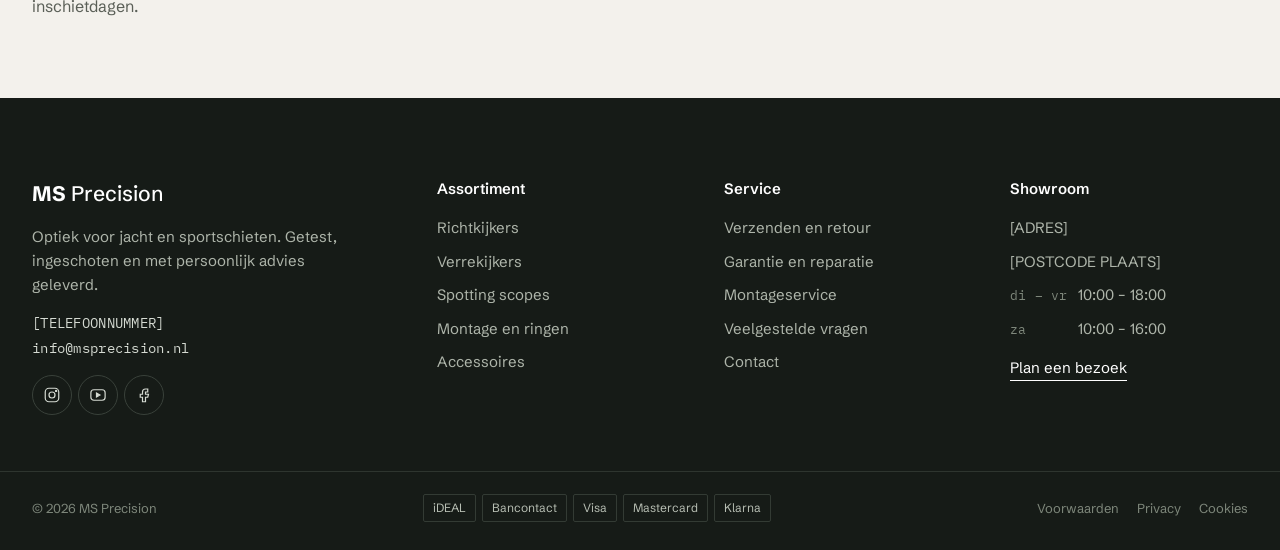
<file: assortiment.html>
<!doctype html>
<html lang="nl">
<head>
<meta charset="utf-8">
<meta name="viewport" content="width=device-width, initial-scale=1">
<title>Assortiment | MS Precision</title>
<link rel="preconnect" href="https://fonts.googleapis.com">
<link rel="preconnect" href="https://fonts.gstatic.com" crossorigin>
<link href="https://fonts.googleapis.com/css2?family=Schibsted+Grotesk:wght@400;500;600;700&family=IBM+Plex+Mono:wght@400;500&display=swap" rel="stylesheet">
<link rel="stylesheet" href="site.css">
</head>
<body>
<div class="topbar">
  <div class="wrap topbar-in">
    <span class="tb-item"><svg width="15" height="15" viewBox="0 0 24 24" fill="none" stroke="currentColor" stroke-width="1.6" aria-hidden="true"><path d="M3 7h11v9H3zM14 10h4l3 3v3h-7"/><circle cx="7" cy="17.5" r="1.6"/><circle cx="17" cy="17.5" r="1.6"/></svg>Gratis verzekerde verzending vanaf € 150</span>
    <span class="tb-item tb-hide"><svg width="15" height="15" viewBox="0 0 24 24" fill="none" stroke="currentColor" stroke-width="1.6" aria-hidden="true"><circle cx="12" cy="12" r="8"/><path d="M12 8v4l3 2"/></svg>Voor 16:00 besteld, morgen in huis</span>
    <span class="tb-item tb-hide"><svg width="15" height="15" viewBox="0 0 24 24" fill="none" stroke="currentColor" stroke-width="1.6" aria-hidden="true"><path d="M12 3l8 3v6c0 4.5-3.4 8-8 9-4.6-1-8-4.5-8-9V6z"/></svg>10 jaar garantie op MS-optiek</span>
    <span class="tb-right tb-hide"><a href="#" class="tb-link">Klantenservice</a><span class="tb-sep"></span><a href="#" class="tb-link">Showroom</a><span class="tb-sep"></span><span class="mono">NL</span></span>
  </div>
</div>

<header class="site-header">
  <div class="wrap header-in">
    <a href="index.html" class="logo" aria-label="MS Precision home">
      <svg width="32" height="32" viewBox="0 0 32 32" fill="none" stroke="currentColor" stroke-width="1.5" aria-hidden="true"><circle cx="16" cy="16" r="13"/><circle cx="16" cy="16" r="1.8" fill="currentColor"/><path d="M16 1.5v9M16 21.5v9M1.5 16h9M21.5 16h9"/><path d="M16 6.5v2M16 23.5v2M6.5 16h2M23.5 16h2" stroke-width="1"/></svg>
      <span class="logo-text"><b>MS</b> Precision</span>
    </a>
    <nav class="main-nav" aria-label="Hoofdmenu">
      <div class="nav-item has-mega">
        <a href="assortiment.html?c=richtkijkers" class="nav-link">Richtkijkers <svg width="10" height="10" viewBox="0 0 24 24" fill="none" stroke="currentColor" stroke-width="2" aria-hidden="true"><path d="M6 9l6 6 6-6"/></svg></a>
        <div class="mega">
          <div class="wrap mega-in">
            <div class="mega-col">
              <span class="mega-h mono">Op toepassing</span>
              <a href="assortiment.html?c=richtkijkers">Aanzit en schemering</a>
              <a href="assortiment.html?c=richtkijkers">Drukjacht</a>
              <a href="assortiment.html?c=richtkijkers">Bergjacht en lange afstand</a>
              <a href="assortiment.html?c=richtkijkers">Sportschieten</a>
            </div>
            <div class="mega-col">
              <span class="mega-h mono">Op vergroting</span>
              <a href="assortiment.html?c=richtkijkers">1 – 6×</a>
              <a href="assortiment.html?c=richtkijkers">2.5 – 15×</a>
              <a href="assortiment.html?c=richtkijkers">3 – 18×</a>
              <a href="assortiment.html?c=richtkijkers">5 – 25×</a>
            </div>
            <div class="mega-col">
              <span class="mega-h mono">Series</span>
              <a href="product.html?id=hunt">Hunt <span class="mega-note">licht en snel</span></a>
              <a href="product.html?id=optima">Optima <span class="mega-note">allround</span></a>
              <a href="product.html?id=vector">Vector <span class="mega-note">precisie</span></a>
            </div>
            <a href="product.html?id=vector" class="mega-feature">
              <img src="scope-tactical.jpg" alt="">
              <span class="mono mega-tag">Nieuw</span>
              <span class="mega-feature-t">MS Vector 5–25×56 FFP</span>
              <span class="mega-note">Bekijk de nieuwe precisiekijker</span>
            </a>
          </div>
        </div>
      </div>
      <div class="nav-item"><a href="assortiment.html?c=verrekijkers" class="nav-link">Verrekijkers</a></div>
      <div class="nav-item"><a href="assortiment.html" class="nav-link">Spotting scopes</a></div>
      <div class="nav-item"><a href="assortiment.html" class="nav-link">Montage</a></div>
      <div class="nav-item"><a href="index.html#keuzehulp" class="nav-link">Keuzehulp</a></div>
      <div class="nav-item"><a href="index.html#kennisbank" class="nav-link">Kennisbank</a></div>
    </nav>
    <div class="header-actions">
      <label class="search">
        <svg width="17" height="17" viewBox="0 0 24 24" fill="none" stroke="currentColor" stroke-width="1.7" aria-hidden="true"><circle cx="11" cy="11" r="7"/><path d="M20 20l-4-4"/></svg>
        <span class="sr">Zoeken</span>
        <input type="search" placeholder="Zoek op model of vergroting">
      </label>
      <button class="icon-btn" aria-label="Account"><svg width="20" height="20" viewBox="0 0 24 24" fill="none" stroke="currentColor" stroke-width="1.6" aria-hidden="true"><circle cx="12" cy="8" r="4"/><path d="M4 21c1.5-4 4.5-6 8-6s6.5 2 8 6"/></svg></button>
      <button class="icon-btn" aria-label="Verlanglijst"><svg width="20" height="20" viewBox="0 0 24 24" fill="none" stroke="currentColor" stroke-width="1.6" aria-hidden="true"><path d="M12 20s-7-4.4-7-10a4 4 0 0 1 7-2.6A4 4 0 0 1 19 10c0 5.6-7 10-7 10z"/></svg></button>
      <a href="winkelmand.html" class="icon-btn cart-btn" aria-label="Winkelmand"><svg width="20" height="20" viewBox="0 0 24 24" fill="none" stroke="currentColor" stroke-width="1.6" aria-hidden="true"><path d="M5 7h14l-1.2 12.2a1 1 0 0 1-1 .8H7.2a1 1 0 0 1-1-.8z"/><path d="M9 7a3 3 0 0 1 6 0"/></svg><span class="cart-count" data-cart-count>0</span></a>
      <button class="icon-btn menu-btn" aria-label="Menu openen"><svg width="22" height="22" viewBox="0 0 24 24" fill="none" stroke="currentColor" stroke-width="1.6" aria-hidden="true"><path d="M4 7h16M4 12h16M4 17h16"/></svg></button>
    </div>
  </div>
</header>

<main class="wrap">
  <nav class="crumbs" aria-label="Kruimelpad"><a href="index.html">Home</a><span>/</span><span id="crumb">Assortiment</span></nav>
  <div class="plp-head">
    <div><span class="eyebrow mono">Assortiment</span><h1 id="catTitle" class="h2">Assortiment</h1><p id="catCount" class="muted"></p></div>
    <div style="display:flex;gap:10px;align-items:center;flex-wrap:wrap">
      <div class="tabs" role="group" aria-label="Categorie">
        <button class="tab" data-cat="">Alles</button><button class="tab" data-cat="richtkijkers">Richtkijkers</button><button class="tab" data-cat="verrekijkers">Verrekijkers</button>
      </div>
      <label class="sr" for="sort">Sorteren</label>
      <select id="sort" class="sort"><option value="pop">Populariteit</option><option value="low">Prijs laag – hoog</option><option value="high">Prijs hoog – laag</option></select>
    </div>
  </div>
  <div class="plp">
    <aside class="filters" aria-label="Filters">
      <fieldset><legend>Prijs</legend>
        <label><input type="checkbox" data-price="0-800"> Tot € 800</label>
        <label><input type="checkbox" data-price="800-1300"> € 800 – € 1.300</label>
        <label><input type="checkbox" data-price="1300-9999"> Vanaf € 1.300</label>
      </fieldset>
      <fieldset><legend>Toepassing</legend>
        <label><input type="checkbox" checked disabled> Aanzit <span class="cnt">9</span></label>
        <label><input type="checkbox" checked disabled> Drukjacht <span class="cnt">5</span></label>
        <label><input type="checkbox" checked disabled> Lange afstand <span class="cnt">6</span></label>
      </fieldset>
      <fieldset><legend>Beschikbaarheid</legend>
        <label><input type="checkbox" id="inStock"> Direct leverbaar</label>
      </fieldset>
    </aside>
    <div class="prod-grid plp-grid" id="grid"></div>
  </div>
</main>

<section class="newsletter">
  <div class="wrap nl-in">
    <div class="nl-text">
      <span class="eyebrow mono">Nieuwsbrief</span>
      <h2 class="h3">Eén keer per maand, alleen wat nuttig is.</h2>
      <p>Nieuwe modellen, onderhoudstips voor het seizoen en uitnodigingen voor onze inschietdagen.</p>
    </div>
    <form id="newsletter" class="nl-form">
      <label for="nl-email" class="sr">E-mailadres</label>
      <input id="nl-email" type="email" placeholder="Je e-mailadres" required>
      <button type="submit" class="btn btn-dark">Aanmelden</button>
      <span class="nl-fine">Afmelden kan altijd met één klik.</span>
    </form>
  </div>
</section>

<footer class="site-footer">
  <div class="wrap footer-top">
    <div class="f-brand">
      <span class="logo-text light"><b>MS</b> Precision</span>
      <p>Optiek voor jacht en sportschieten. Getest, ingeschoten en met persoonlijk advies geleverd.</p>
      <div class="f-contact">
        <span class="mono">[TELEFOONNUMMER]</span>
        <span class="mono">info@msprecision.nl</span>
      </div>
      <div class="f-social">
        <a href="#" aria-label="Instagram"><svg width="18" height="18" viewBox="0 0 24 24" fill="none" stroke="currentColor" stroke-width="1.6" aria-hidden="true"><rect x="3" y="3" width="18" height="18" rx="5"/><circle cx="12" cy="12" r="4"/><circle cx="17.5" cy="6.5" r="0.8" fill="currentColor"/></svg></a>
        <a href="#" aria-label="YouTube"><svg width="18" height="18" viewBox="0 0 24 24" fill="none" stroke="currentColor" stroke-width="1.6" aria-hidden="true"><rect x="2.5" y="5" width="19" height="14" rx="4"/><path d="M10 9.5v5l4.5-2.5z" fill="currentColor"/></svg></a>
        <a href="#" aria-label="Facebook"><svg width="18" height="18" viewBox="0 0 24 24" fill="none" stroke="currentColor" stroke-width="1.6" aria-hidden="true"><path d="M14 8h3V4h-3a4 4 0 0 0-4 4v3H7v4h3v6h4v-6h3l1-4h-4V8z"/></svg></a>
      </div>
    </div>
    <div class="f-col">
      <span class="f-h">Assortiment</span>
      <a href="assortiment.html?c=richtkijkers">Richtkijkers</a><a href="assortiment.html?c=verrekijkers">Verrekijkers</a><a href="assortiment.html">Spotting scopes</a><a href="assortiment.html">Montage en ringen</a><a href="assortiment.html">Accessoires</a>
    </div>
    <div class="f-col">
      <span class="f-h">Service</span>
      <a href="#">Verzenden en retour</a><a href="#">Garantie en reparatie</a><a href="index.html#montage">Montageservice</a><a href="index.html#faq">Veelgestelde vragen</a><a href="#">Contact</a>
    </div>
    <div class="f-col">
      <span class="f-h">Showroom</span>
      <span>[ADRES]</span><span>[POSTCODE PLAATS]</span>
      <span class="f-hours"><span class="mono">di – vr</span> 10:00 – 18:00</span>
      <span class="f-hours"><span class="mono">za</span> 10:00 – 16:00</span>
      <a href="#" class="f-cta">Plan een bezoek</a>
    </div>
  </div>
  <div class="wrap footer-bottom">
    <span>© 2026 MS Precision</span>
    <div class="pay">
      <span>iDEAL</span><span>Bancontact</span><span>Visa</span><span>Mastercard</span><span>Klarna</span>
    </div>
    <span class="f-legal"><a href="#">Voorwaarden</a><a href="#">Privacy</a><a href="#">Cookies</a></span>
  </div>
</footer>
<script src="app.js"></script>
<script>
(function(){
  var P=window.MS_PRODUCTS, grid=document.getElementById('grid');
  var cat=new URLSearchParams(location.search).get('c')||'';
  function draw(){
    var ranges=[].map.call(document.querySelectorAll('[data-price]:checked'),function(i){return i.dataset.price.split('-').map(Number);});
    var list=P.filter(function(p){return (!cat||p.cat===cat)&&(!ranges.length||ranges.some(function(r){return p.price>=r[0]&&p.price<r[1];}))&&(!document.getElementById('inStock').checked||!p.low);});
    var s=document.getElementById('sort').value;
    if(s==='low')list.sort(function(a,b){return a.price-b.price;}); if(s==='high')list.sort(function(a,b){return b.price-a.price;});
    var t=cat?cat.charAt(0).toUpperCase()+cat.slice(1):'Assortiment';
    document.getElementById('catTitle').textContent=t; document.getElementById('crumb').textContent=t;
    document.getElementById('catCount').textContent=list.length+(list.length===1?' model':' modellen');
    document.querySelectorAll('.tabs .tab').forEach(function(b){b.classList.toggle('is-active',b.dataset.cat===cat);});
    grid.innerHTML=list.length?list.map(window.MS_CARD).join(''):'<p class="muted">Geen modellen gevonden met deze filters.</p>';
  }
  document.querySelectorAll('.tabs .tab').forEach(function(b){b.addEventListener('click',function(){cat=b.dataset.cat;history.replaceState(null,'',cat?'?c='+cat:'assortiment.html');draw();});});
  document.querySelectorAll('.filters input, #sort').forEach(function(i){i.addEventListener('change',draw);});
  draw();
})();
</script>

</body>
</html>
</file>
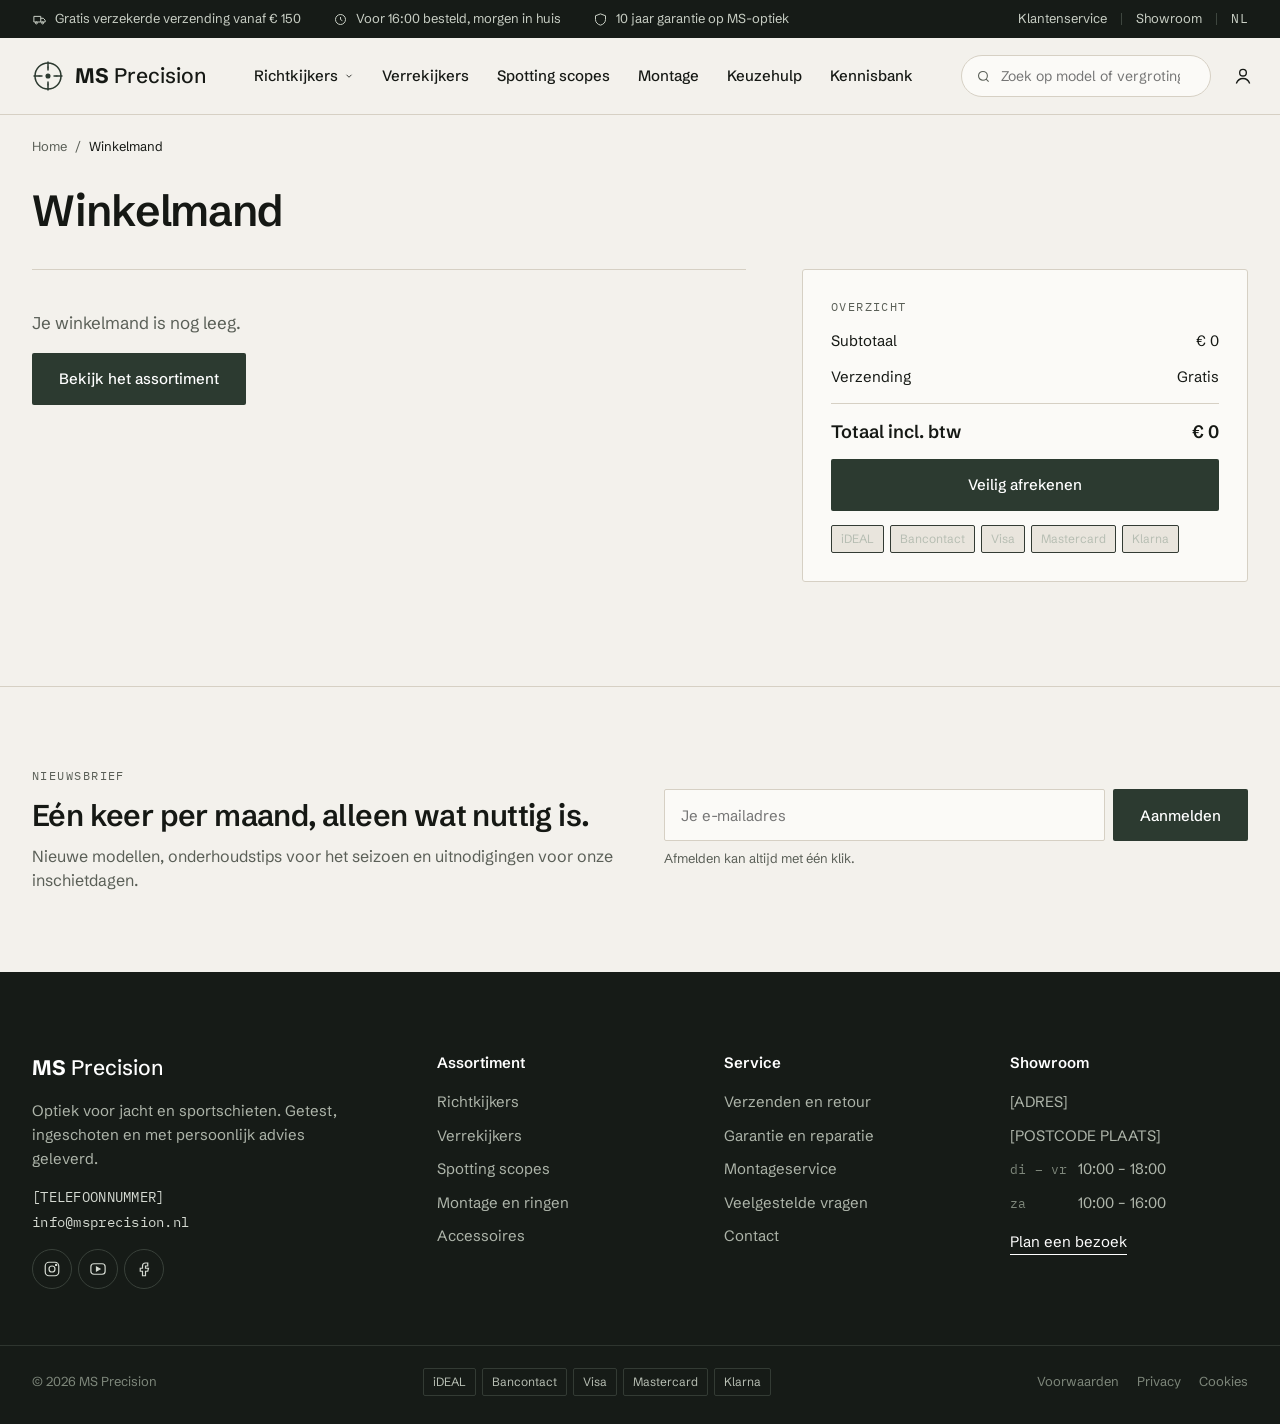
<file: winkelmand.html>
<!doctype html>
<html lang="nl">
<head>
<meta charset="utf-8">
<meta name="viewport" content="width=device-width, initial-scale=1">
<title>Winkelmand | MS Precision</title>
<link rel="preconnect" href="https://fonts.googleapis.com">
<link rel="preconnect" href="https://fonts.gstatic.com" crossorigin>
<link href="https://fonts.googleapis.com/css2?family=Schibsted+Grotesk:wght@400;500;600;700&family=IBM+Plex+Mono:wght@400;500&display=swap" rel="stylesheet">
<link rel="stylesheet" href="site.css">
</head>
<body>
<div class="topbar">
  <div class="wrap topbar-in">
    <span class="tb-item"><svg width="15" height="15" viewBox="0 0 24 24" fill="none" stroke="currentColor" stroke-width="1.6" aria-hidden="true"><path d="M3 7h11v9H3zM14 10h4l3 3v3h-7"/><circle cx="7" cy="17.5" r="1.6"/><circle cx="17" cy="17.5" r="1.6"/></svg>Gratis verzekerde verzending vanaf € 150</span>
    <span class="tb-item tb-hide"><svg width="15" height="15" viewBox="0 0 24 24" fill="none" stroke="currentColor" stroke-width="1.6" aria-hidden="true"><circle cx="12" cy="12" r="8"/><path d="M12 8v4l3 2"/></svg>Voor 16:00 besteld, morgen in huis</span>
    <span class="tb-item tb-hide"><svg width="15" height="15" viewBox="0 0 24 24" fill="none" stroke="currentColor" stroke-width="1.6" aria-hidden="true"><path d="M12 3l8 3v6c0 4.5-3.4 8-8 9-4.6-1-8-4.5-8-9V6z"/></svg>10 jaar garantie op MS-optiek</span>
    <span class="tb-right tb-hide"><a href="#" class="tb-link">Klantenservice</a><span class="tb-sep"></span><a href="#" class="tb-link">Showroom</a><span class="tb-sep"></span><span class="mono">NL</span></span>
  </div>
</div>

<header class="site-header">
  <div class="wrap header-in">
    <a href="index.html" class="logo" aria-label="MS Precision home">
      <svg width="32" height="32" viewBox="0 0 32 32" fill="none" stroke="currentColor" stroke-width="1.5" aria-hidden="true"><circle cx="16" cy="16" r="13"/><circle cx="16" cy="16" r="1.8" fill="currentColor"/><path d="M16 1.5v9M16 21.5v9M1.5 16h9M21.5 16h9"/><path d="M16 6.5v2M16 23.5v2M6.5 16h2M23.5 16h2" stroke-width="1"/></svg>
      <span class="logo-text"><b>MS</b> Precision</span>
    </a>
    <nav class="main-nav" aria-label="Hoofdmenu">
      <div class="nav-item has-mega">
        <a href="assortiment.html?c=richtkijkers" class="nav-link">Richtkijkers <svg width="10" height="10" viewBox="0 0 24 24" fill="none" stroke="currentColor" stroke-width="2" aria-hidden="true"><path d="M6 9l6 6 6-6"/></svg></a>
        <div class="mega">
          <div class="wrap mega-in">
            <div class="mega-col">
              <span class="mega-h mono">Op toepassing</span>
              <a href="assortiment.html?c=richtkijkers">Aanzit en schemering</a>
              <a href="assortiment.html?c=richtkijkers">Drukjacht</a>
              <a href="assortiment.html?c=richtkijkers">Bergjacht en lange afstand</a>
              <a href="assortiment.html?c=richtkijkers">Sportschieten</a>
            </div>
            <div class="mega-col">
              <span class="mega-h mono">Op vergroting</span>
              <a href="assortiment.html?c=richtkijkers">1 – 6×</a>
              <a href="assortiment.html?c=richtkijkers">2.5 – 15×</a>
              <a href="assortiment.html?c=richtkijkers">3 – 18×</a>
              <a href="assortiment.html?c=richtkijkers">5 – 25×</a>
            </div>
            <div class="mega-col">
              <span class="mega-h mono">Series</span>
              <a href="product.html?id=hunt">Hunt <span class="mega-note">licht en snel</span></a>
              <a href="product.html?id=optima">Optima <span class="mega-note">allround</span></a>
              <a href="product.html?id=vector">Vector <span class="mega-note">precisie</span></a>
            </div>
            <a href="product.html?id=vector" class="mega-feature">
              <img src="scope-tactical.jpg" alt="">
              <span class="mono mega-tag">Nieuw</span>
              <span class="mega-feature-t">MS Vector 5–25×56 FFP</span>
              <span class="mega-note">Bekijk de nieuwe precisiekijker</span>
            </a>
          </div>
        </div>
      </div>
      <div class="nav-item"><a href="assortiment.html?c=verrekijkers" class="nav-link">Verrekijkers</a></div>
      <div class="nav-item"><a href="assortiment.html" class="nav-link">Spotting scopes</a></div>
      <div class="nav-item"><a href="assortiment.html" class="nav-link">Montage</a></div>
      <div class="nav-item"><a href="index.html#keuzehulp" class="nav-link">Keuzehulp</a></div>
      <div class="nav-item"><a href="index.html#kennisbank" class="nav-link">Kennisbank</a></div>
    </nav>
    <div class="header-actions">
      <label class="search">
        <svg width="17" height="17" viewBox="0 0 24 24" fill="none" stroke="currentColor" stroke-width="1.7" aria-hidden="true"><circle cx="11" cy="11" r="7"/><path d="M20 20l-4-4"/></svg>
        <span class="sr">Zoeken</span>
        <input type="search" placeholder="Zoek op model of vergroting">
      </label>
      <button class="icon-btn" aria-label="Account"><svg width="20" height="20" viewBox="0 0 24 24" fill="none" stroke="currentColor" stroke-width="1.6" aria-hidden="true"><circle cx="12" cy="8" r="4"/><path d="M4 21c1.5-4 4.5-6 8-6s6.5 2 8 6"/></svg></button>
      <button class="icon-btn" aria-label="Verlanglijst"><svg width="20" height="20" viewBox="0 0 24 24" fill="none" stroke="currentColor" stroke-width="1.6" aria-hidden="true"><path d="M12 20s-7-4.4-7-10a4 4 0 0 1 7-2.6A4 4 0 0 1 19 10c0 5.6-7 10-7 10z"/></svg></button>
      <a href="winkelmand.html" class="icon-btn cart-btn" aria-label="Winkelmand"><svg width="20" height="20" viewBox="0 0 24 24" fill="none" stroke="currentColor" stroke-width="1.6" aria-hidden="true"><path d="M5 7h14l-1.2 12.2a1 1 0 0 1-1 .8H7.2a1 1 0 0 1-1-.8z"/><path d="M9 7a3 3 0 0 1 6 0"/></svg><span class="cart-count" data-cart-count>0</span></a>
      <button class="icon-btn menu-btn" aria-label="Menu openen"><svg width="22" height="22" viewBox="0 0 24 24" fill="none" stroke="currentColor" stroke-width="1.6" aria-hidden="true"><path d="M4 7h16M4 12h16M4 17h16"/></svg></button>
    </div>
  </div>
</header>

<main class="wrap" style="padding-bottom:104px">
  <nav class="crumbs" aria-label="Kruimelpad"><a href="index.html">Home</a><span>/</span><span>Winkelmand</span></nav>
  <h1 class="h2" style="margin:8px 0 36px">Winkelmand</h1>
  <div style="display:grid;grid-template-columns:minmax(0,1.6fr) minmax(0,1fr);gap:56px;align-items:start" class="cart-layout">
    <div id="rows" style="border-top:1px solid var(--line)"></div>
    <aside style="background:var(--card);border:1px solid var(--line);padding:28px;border-radius:3px;display:flex;flex-direction:column;gap:14px;font-size:15px;position:sticky;top:calc(var(--hh) + 24px)">
      <span class="eyebrow mono" style="margin:0">Overzicht</span>
      <div style="display:flex;justify-content:space-between"><span>Subtotaal</span><span id="sub">€ 0</span></div>
      <div style="display:flex;justify-content:space-between"><span>Verzending</span><span id="ship">Gratis</span></div>
      <div style="display:flex;justify-content:space-between;border-top:1px solid var(--line);padding-top:14px;font-weight:600;font-size:18px"><span>Totaal incl. btw</span><span id="tot">€ 0</span></div>
      <button id="checkout" class="btn btn-dark" style="width:100%">Veilig afrekenen</button>
      <div class="pay" style="display:flex;gap:6px;flex-wrap:wrap"><span class="chip">iDEAL</span><span class="chip">Bancontact</span><span class="chip">Visa</span><span class="chip">Mastercard</span><span class="chip">Klarna</span></div>
    </aside>
  </div>
</main>
<style>@media (max-width:960px){.cart-layout{grid-template-columns:1fr!important}}</style>

<section class="newsletter">
  <div class="wrap nl-in">
    <div class="nl-text">
      <span class="eyebrow mono">Nieuwsbrief</span>
      <h2 class="h3">Eén keer per maand, alleen wat nuttig is.</h2>
      <p>Nieuwe modellen, onderhoudstips voor het seizoen en uitnodigingen voor onze inschietdagen.</p>
    </div>
    <form id="newsletter" class="nl-form">
      <label for="nl-email" class="sr">E-mailadres</label>
      <input id="nl-email" type="email" placeholder="Je e-mailadres" required>
      <button type="submit" class="btn btn-dark">Aanmelden</button>
      <span class="nl-fine">Afmelden kan altijd met één klik.</span>
    </form>
  </div>
</section>

<footer class="site-footer">
  <div class="wrap footer-top">
    <div class="f-brand">
      <span class="logo-text light"><b>MS</b> Precision</span>
      <p>Optiek voor jacht en sportschieten. Getest, ingeschoten en met persoonlijk advies geleverd.</p>
      <div class="f-contact">
        <span class="mono">[TELEFOONNUMMER]</span>
        <span class="mono">info@msprecision.nl</span>
      </div>
      <div class="f-social">
        <a href="#" aria-label="Instagram"><svg width="18" height="18" viewBox="0 0 24 24" fill="none" stroke="currentColor" stroke-width="1.6" aria-hidden="true"><rect x="3" y="3" width="18" height="18" rx="5"/><circle cx="12" cy="12" r="4"/><circle cx="17.5" cy="6.5" r="0.8" fill="currentColor"/></svg></a>
        <a href="#" aria-label="YouTube"><svg width="18" height="18" viewBox="0 0 24 24" fill="none" stroke="currentColor" stroke-width="1.6" aria-hidden="true"><rect x="2.5" y="5" width="19" height="14" rx="4"/><path d="M10 9.5v5l4.5-2.5z" fill="currentColor"/></svg></a>
        <a href="#" aria-label="Facebook"><svg width="18" height="18" viewBox="0 0 24 24" fill="none" stroke="currentColor" stroke-width="1.6" aria-hidden="true"><path d="M14 8h3V4h-3a4 4 0 0 0-4 4v3H7v4h3v6h4v-6h3l1-4h-4V8z"/></svg></a>
      </div>
    </div>
    <div class="f-col">
      <span class="f-h">Assortiment</span>
      <a href="assortiment.html?c=richtkijkers">Richtkijkers</a><a href="assortiment.html?c=verrekijkers">Verrekijkers</a><a href="assortiment.html">Spotting scopes</a><a href="assortiment.html">Montage en ringen</a><a href="assortiment.html">Accessoires</a>
    </div>
    <div class="f-col">
      <span class="f-h">Service</span>
      <a href="#">Verzenden en retour</a><a href="#">Garantie en reparatie</a><a href="index.html#montage">Montageservice</a><a href="index.html#faq">Veelgestelde vragen</a><a href="#">Contact</a>
    </div>
    <div class="f-col">
      <span class="f-h">Showroom</span>
      <span>[ADRES]</span><span>[POSTCODE PLAATS]</span>
      <span class="f-hours"><span class="mono">di – vr</span> 10:00 – 18:00</span>
      <span class="f-hours"><span class="mono">za</span> 10:00 – 16:00</span>
      <a href="#" class="f-cta">Plan een bezoek</a>
    </div>
  </div>
  <div class="wrap footer-bottom">
    <span>© 2026 MS Precision</span>
    <div class="pay">
      <span>iDEAL</span><span>Bancontact</span><span>Visa</span><span>Mastercard</span><span>Klarna</span>
    </div>
    <span class="f-legal"><a href="#">Voorwaarden</a><a href="#">Privacy</a><a href="#">Cookies</a></span>
  </div>
</footer>
<script src="app.js"></script>
<script>
(function(){
  var C=window.MS_CART, eur=window.MS_EUR, rows=document.getElementById('rows');
  function draw(){
    var c=C.get();
    if(!c.length){rows.innerHTML='<div style="padding:40px 0;display:flex;flex-direction:column;gap:18px;align-items:flex-start"><p style="margin:0;font-size:17px" class="muted">Je winkelmand is nog leeg.</p><a href="assortiment.html" class="btn btn-dark">Bekijk het assortiment</a></div>';}
    else rows.innerHTML=c.map(function(i,n){return '<div class="cart-row"><img src="'+i.img+'" alt=""><div style="display:flex;flex-direction:column;gap:6px"><a href="product.html?id='+i.id+'" style="font-weight:600;font-size:17px">'+i.name+'</a><span class="muted" style="font-size:14px">'+(i.opt||'&nbsp;')+'</span><div style="display:flex;align-items:center;gap:6px;margin-top:6px"><button data-d="'+n+'" class="pill" aria-label="Minder" style="width:40px;padding:0">−</button><span style="min-width:24px;text-align:center">'+i.qty+'</span><button data-i="'+n+'" class="pill" aria-label="Meer" style="width:40px;padding:0">+</button><button data-r="'+n+'" style="margin-left:12px;border:0;background:none;font-size:14px;color:var(--muted);text-decoration:underline;cursor:pointer;height:44px">Verwijderen</button></div></div><span style="font-weight:600;font-size:17px">'+eur(i.price*i.qty)+'</span></div>';}).join('');
    var sub=c.reduce(function(a,i){return a+i.price*i.qty;},0), ship=(sub>=150||!sub)?0:6.95;
    document.getElementById('sub').textContent=eur(sub);
    document.getElementById('ship').textContent=ship?eur(ship):'Gratis';
    document.getElementById('tot').textContent=eur(Math.round((sub+ship)*100)/100);
  }
  rows.addEventListener('click',function(e){var b=e.target.closest('button');if(!b)return;var c=C.get();
    if(b.dataset.i)c[+b.dataset.i].qty++;else if(b.dataset.d){var k=+b.dataset.d;c[k].qty=Math.max(1,c[k].qty-1);}else if(b.dataset.r)c.splice(+b.dataset.r,1);C.set(c);draw();});
  document.getElementById('checkout').addEventListener('click',function(){if(!C.get().length){window.MS_TOAST('Je winkelmand is nog leeg.');return;}C.set([]);draw();window.MS_TOAST('Dit is een mockup: de bestelling is gesimuleerd.');});
  draw();
})();
</script>

</body>
</html>
</file>
<file: site.css>
:root{
  --bg:#F3F1EC; --surface:#E9E5DD; --card:#FBFAF7; --ink:#151814; --ink2:#2B302A; --muted:#5A5F57; --line:#D6D0C4;
  --accent:#2C3A30; --accent-h:#223027; --dark:#161B17; --dark2:#1F2621;
  --sans:'Schibsted Grotesk',system-ui,sans-serif; --mono:'IBM Plex Mono',ui-monospace,monospace;
  --wrap:1320px; --hh:76px;
}
*{box-sizing:border-box}
html{scroll-behavior:smooth;scroll-padding-top:calc(var(--hh) + 16px)}
body{margin:0;background:var(--bg);color:var(--ink);font-family:var(--sans);font-size:16px;line-height:1.5;-webkit-font-smoothing:antialiased}
img{max-width:100%;display:block}
a{color:inherit;text-decoration:none}
button{font-family:inherit;color:inherit}
.wrap{max-width:var(--wrap);margin:0 auto;padding:0 32px}
.mono{font-family:var(--mono);font-weight:400;letter-spacing:.02em}
.sr{position:absolute;width:1px;height:1px;overflow:hidden;clip:rect(0 0 0 0);white-space:nowrap}
.muted{color:var(--muted)}
.u{text-decoration:underline;text-underline-offset:3px}
.eyebrow{display:block;font-size:12px;text-transform:uppercase;letter-spacing:.12em;color:var(--muted);margin-bottom:14px}
.eyebrow.light{color:#C9D0C5}
.display{font-size:clamp(44px,6.4vw,92px);line-height:.98;letter-spacing:-.035em;font-weight:600;margin:0;color:#fff}
.h2{font-size:clamp(30px,3.4vw,46px);line-height:1.06;letter-spacing:-.025em;font-weight:600;margin:0}
.h3{font-size:30px;line-height:1.1;letter-spacing:-.02em;font-weight:600;margin:0}
.h2.light{color:#fff}
.lead{font-size:19px;line-height:1.55;margin:0}
.lead.light{color:#E4E8E1}
.light-muted{color:#BCC3B8;font-size:17px;line-height:1.65;margin:0}

/* buttons */
.btn{display:inline-flex;align-items:center;justify-content:center;gap:10px;height:52px;padding:0 26px;border-radius:2px;font-size:15px;font-weight:500;border:1px solid transparent;cursor:pointer;transition:background .15s,color .15s,border-color .15s}
.btn-sm{height:44px;padding:0 18px;font-size:14px}
.btn-dark{background:var(--accent);color:#fff}.btn-dark:hover{background:var(--accent-h)}
.btn-light{background:#fff;color:var(--ink)}.btn-light:hover{background:#ECEAE4}
.btn-ghost-light{border-color:rgba(255,255,255,.55);color:#fff}.btn-ghost-light:hover{background:rgba(255,255,255,.1)}
.btn-row{display:flex;gap:12px;flex-wrap:wrap}
.link-arrow{display:inline-flex;align-items:center;gap:8px;font-size:15px;font-weight:500;border-bottom:1px solid currentColor;padding-bottom:3px}
.link-arrow svg{transition:transform .2s}.link-arrow:hover svg{transform:translateX(3px)}

/* topbar */
.topbar{background:var(--dark);color:#C9CFC5;font-size:13px}
.topbar-in{display:flex;align-items:center;gap:32px;height:38px}
.tb-item{display:inline-flex;align-items:center;gap:8px}
.tb-right{margin-left:auto;display:inline-flex;align-items:center;gap:14px}
.tb-link:hover{color:#fff}
.tb-sep{width:1px;height:12px;background:#3E463F}

/* header (always visible) */
.site-header{position:sticky;top:0;z-index:40;background:rgba(243,241,236,.97);backdrop-filter:saturate(1.2) blur(8px);border-bottom:1px solid var(--line)}
.header-in{height:var(--hh);display:flex;align-items:center;gap:36px}
.logo{display:flex;align-items:center;gap:11px;color:var(--accent);flex-shrink:0}
.logo-text{font-size:21px;letter-spacing:.005em;color:var(--ink);font-weight:500}
.logo-text b{font-weight:700}
.logo-text.light{color:#fff}
.main-nav{display:flex;align-items:stretch;height:100%;gap:4px;flex:1}
.nav-item{display:flex;align-items:stretch}
.nav-link{display:flex;align-items:center;gap:6px;padding:0 12px;font-size:15px;font-weight:500;position:relative}
.nav-link::after{content:"";position:absolute;left:12px;right:12px;bottom:-1px;height:2px;background:var(--accent);transform:scaleX(0);transition:transform .2s;transform-origin:left}
.nav-link:hover::after,.nav-link.is-current::after,.has-mega:hover .nav-link::after{transform:scaleX(1)}
.mega{position:absolute;left:0;right:0;top:100%;background:var(--card);border-bottom:1px solid var(--line);box-shadow:0 18px 30px -24px rgba(0,0,0,.35);opacity:0;visibility:hidden;transform:translateY(-6px);transition:all .18s}
.has-mega:hover .mega,.has-mega:focus-within .mega{opacity:1;visibility:visible;transform:none}
.mega-in{display:grid;grid-template-columns:repeat(3,minmax(0,1fr)) 1.4fr;gap:40px;padding-top:32px;padding-bottom:36px}
.mega-col{display:flex;flex-direction:column;gap:12px;font-size:15px}
.mega-col a:hover{color:var(--accent);text-decoration:underline;text-underline-offset:3px}
.mega-h{font-size:11px;text-transform:uppercase;letter-spacing:.12em;color:var(--muted);margin-bottom:4px}
.mega-note{color:var(--muted);font-size:13px;margin-left:6px}
.mega-feature{display:grid;grid-template-columns:150px 1fr;grid-template-rows:auto auto 1fr;column-gap:18px;background:var(--surface);padding:14px;border-radius:3px}
.mega-feature img{grid-row:1/4;width:150px;aspect-ratio:4/3;object-fit:cover;border-radius:2px}
.mega-tag{font-size:11px;text-transform:uppercase;letter-spacing:.12em;color:var(--accent);margin-top:6px}
.mega-feature-t{font-weight:600;font-size:16px;margin-top:4px}
.mega-feature .mega-note{margin:4px 0 0}
.header-actions{display:flex;align-items:center;gap:2px}
.search{display:flex;align-items:center;gap:8px;height:42px;padding:0 14px;border:1px solid var(--line);border-radius:999px;background:var(--card);margin-right:8px;color:var(--muted);width:250px}
.search input{border:0;background:transparent;font:14px var(--sans);color:var(--ink);width:100%;outline:none}
.icon-btn{width:44px;height:44px;border:0;background:transparent;display:inline-flex;align-items:center;justify-content:center;cursor:pointer;position:relative;border-radius:999px}
.icon-btn:hover{background:var(--surface)}
.cart-count{position:absolute;top:4px;right:2px;background:var(--accent);color:#fff;font:600 11px var(--sans);min-width:18px;height:18px;border-radius:999px;display:flex;align-items:center;justify-content:center;padding:0 4px}
.menu-btn{display:none}

/* hero */
.hero{position:relative;min-height:calc(100vh - var(--hh) - 38px);max-height:900px;min-height:max(640px,calc(100vh - 114px));display:flex;color:#fff;overflow:hidden;background:#1d2119}
.hero-photo{position:absolute;inset:0;background:url(https://images.unsplash.com/photo-1521477177889-6420230f42a1?auto=format&fit=crop&w=2400&q=80) 70% 35%/cover no-repeat}
.hero-photo::after{content:"";position:absolute;inset:0;background:rgba(14,18,14,.28)}
.hero-in{position:relative;z-index:1;display:flex;flex-direction:column;justify-content:space-between;width:100%;padding-top:96px;padding-bottom:40px;gap:48px}
.hero-copy{max-width:620px;display:flex;flex-direction:column;gap:26px}
.hero-foot{display:flex;justify-content:space-between;align-items:flex-end;gap:32px;flex-wrap:wrap}
.hero-stats{display:flex;gap:0;margin:0;border-top:1px solid rgba(255,255,255,.3)}
.hero-stats div{padding:16px 36px 0 0;margin-right:36px;border-right:1px solid rgba(255,255,255,.18)}
.hero-stats div:last-child{border-right:0;margin-right:0}
.hero-stats dt{font-size:11px;text-transform:uppercase;letter-spacing:.12em;color:#C9D0C5}
.hero-stats dd{margin:4px 0 0;font-size:26px;font-weight:600;letter-spacing:-.01em}
.hero-card{display:flex;align-items:center;gap:16px;background:rgba(251,250,247,.96);color:var(--ink);padding:10px 20px 10px 10px;border-radius:3px;transition:transform .2s}
.hero-card:hover{transform:translateY(-2px)}
.hero-card img{width:132px;aspect-ratio:4/3;object-fit:cover;border-radius:2px}
.hc-text{display:flex;flex-direction:column;gap:2px}
.hc-tag{font-size:11px;text-transform:uppercase;letter-spacing:.12em;color:var(--accent)}
.hc-name{font-weight:600;font-size:16px}
.hc-price{display:inline-flex;align-items:center;gap:8px;font-size:15px;color:var(--muted)}

/* usp */
.usp{border-bottom:1px solid var(--line);background:var(--card)}
.usp-in{display:grid;grid-template-columns:repeat(4,minmax(0,1fr));gap:24px;padding-top:26px;padding-bottom:26px}
.usp-item{display:flex;gap:14px;align-items:center;color:var(--accent)}
.usp-item div{display:flex;flex-direction:column;color:var(--ink)}
.usp-item b{font-weight:600;font-size:15px}
.usp-item span{font-size:14px;color:var(--muted)}

/* sections */
.section{padding:112px 0}
.pt0{padding-top:0}
.sec-head{display:flex;justify-content:space-between;align-items:flex-end;gap:24px;flex-wrap:wrap;margin-bottom:40px}

/* categories */
.cat-grid{display:grid;grid-template-columns:1.35fr 1fr 1fr;gap:16px}
.cat{position:relative;height:540px;border-radius:3px;overflow:hidden;display:flex;flex-direction:column;justify-content:flex-end;padding:28px;color:#fff;isolation:isolate}
.cat::before{content:"";position:absolute;inset:0;background:var(--img) center/cover;z-index:-2;transition:transform .6s ease}
.cat::after{content:"";position:absolute;inset:0;background:rgba(12,15,12,.32);z-index:-1}
.cat:hover::before{transform:scale(1.04)}
.cat-meta{font-size:12px;color:#D9DED6;letter-spacing:.08em}
.cat-t{font-size:32px;font-weight:600;letter-spacing:-.02em;margin-top:6px}
.cat-tags{display:flex;gap:6px;flex-wrap:wrap;margin-top:14px}
.cat-tags span{font-size:13px;border:1px solid rgba(255,255,255,.45);padding:4px 10px;border-radius:999px}

/* tabs */
.tabs{display:flex;gap:4px;background:var(--surface);padding:4px;border-radius:999px}
.tab{height:40px;padding:0 18px;border:0;background:transparent;border-radius:999px;font-size:14px;font-weight:500;cursor:pointer;color:var(--muted)}
.tab.is-active{background:var(--card);color:var(--ink);box-shadow:0 1px 2px rgba(0,0,0,.08)}

/* product card */
.prod-grid{display:grid;grid-template-columns:repeat(4,minmax(0,1fr));gap:20px}
.pcard{display:flex;flex-direction:column;background:var(--card);border:1px solid var(--line);border-radius:3px;overflow:hidden;transition:border-color .2s,box-shadow .2s}
.pcard:hover{border-color:#BDB6A8;box-shadow:0 14px 30px -24px rgba(0,0,0,.4)}
.pc-media{position:relative;display:block}
.pc-media img{width:100%;aspect-ratio:4/3.1;object-fit:cover}
.pc-badge{position:absolute;top:12px;left:12px;background:var(--accent);color:#fff;font-size:11px;padding:4px 9px;border-radius:2px;text-transform:uppercase;letter-spacing:.1em}
.pc-wish{position:absolute;top:8px;right:8px;width:40px;height:40px;border-radius:999px;border:0;background:rgba(251,250,247,.9);display:flex;align-items:center;justify-content:center;cursor:pointer}
.pc-wish.on svg{fill:var(--accent)}
.pc-body{padding:18px 18px 16px;display:flex;flex-direction:column;gap:10px;flex:1}
.pc-series{font-size:11px;text-transform:uppercase;letter-spacing:.12em;color:var(--muted)}
.pc-name{font-weight:600;font-size:17px;line-height:1.25}
.chips{display:flex;gap:6px;flex-wrap:wrap}
.chip{font-size:12px;background:var(--surface);padding:3px 8px;border-radius:2px;color:var(--ink2)}
.pc-rating{display:flex;align-items:center;gap:6px;font-size:13px;color:var(--muted)}
.pc-foot{display:flex;justify-content:space-between;align-items:center;margin-top:auto;padding-top:12px;border-top:1px solid var(--line)}
.pc-price{font-size:18px;font-weight:600}
.stock{display:inline-flex;align-items:center;gap:6px;font-size:13px;color:#3D6A48}
.stock::before{content:"";width:7px;height:7px;border-radius:9px;background:currentColor}
.stock.low{color:#8A5A1E}
.pc-compare{display:flex;align-items:center;gap:8px;font-size:13px;color:var(--muted);cursor:pointer;padding:10px 18px;border-top:1px solid var(--line);background:var(--bg)}
.pc-compare input{accent-color:var(--accent);width:16px;height:16px}
.compare-bar{position:sticky;bottom:16px;margin-top:20px;display:flex;justify-content:space-between;align-items:center;gap:16px;background:var(--dark);color:#fff;padding:10px 10px 10px 22px;border-radius:3px;font-size:15px}
.compare-bar .btn-dark{background:#fff;color:var(--ink)}

/* spotlight */
.spotlight{background:var(--surface);padding:112px 0}
.spot-figure{position:relative;aspect-ratio:4/3;max-height:760px;margin:0 auto;width:min(100%,1010px)}
.spot-figure img{width:100%;height:100%;object-fit:cover;border-radius:3px}
.callout{position:absolute;left:var(--x);width:1px;background:var(--ink)}
.callout.up{top:var(--ly);bottom:calc(100% - var(--y))}
.callout.down{top:var(--y);bottom:calc(100% - var(--ly))}
.callout .dot{position:absolute;left:-6px;width:13px;height:13px;border-radius:99px;background:var(--card);border:2px solid var(--ink);box-shadow:0 0 0 5px rgba(44,58,48,.15)}
.callout.up .dot{bottom:-6px}.callout.down .dot{top:-6px}
.c-label{position:absolute;left:10px;white-space:nowrap;font-size:14px;font-weight:600;line-height:1.35;background:var(--card);padding:8px 12px;border-radius:2px;border:1px solid var(--line)}
.callout.up .c-label{top:-6px}.callout.down .c-label{bottom:-6px}
.c-label small{font-weight:400;color:var(--muted);font-size:13px}
.c-label .mono{color:var(--accent);margin-right:6px;font-size:12px}
.spec-strip{display:grid;grid-template-columns:repeat(5,minmax(0,1fr));border-top:1px solid #C8C1B4;margin-top:40px}
.spec-strip div{padding:18px 0 0;display:flex;flex-direction:column;gap:4px}
.spec-strip span{font-size:11px;text-transform:uppercase;letter-spacing:.12em;color:var(--muted)}
.spec-strip b{font-size:20px;font-weight:600}

/* split */
.split{display:grid;grid-template-columns:1.1fr 1fr;min-height:720px;background:var(--dark2)}
.split-photo{background:var(--img) center/cover}
.split-panel{padding:96px clamp(32px,6vw,96px);display:flex;flex-direction:column;justify-content:center;gap:22px;max-width:680px}
.steps{list-style:none;margin:16px 0 0;padding:0;border-top:1px solid #3A433C}
.steps li{display:grid;grid-template-columns:48px 1fr;gap:12px;padding:18px 0;border-bottom:1px solid #3A433C;color:#fff}
.steps li .mono{color:#97A193;font-size:13px;padding-top:2px}
.steps li div{display:flex;flex-direction:column;gap:2px}
.steps li b{font-weight:600}
.steps li div span{color:#BCC3B8;font-size:15px}

/* advice quiz */
.advice{display:grid;grid-template-columns:1fr 1.25fr;gap:72px;align-items:start}
.advice-intro{display:flex;flex-direction:column;gap:20px;position:sticky;top:calc(var(--hh) + 32px)}
.advice-intro p{margin:0;font-size:17px;line-height:1.65}
.advice-intro .link-arrow{align-self:flex-start}
.quiz{background:var(--card);border:1px solid var(--line);border-radius:3px;padding:36px;display:flex;flex-direction:column;gap:28px}
.quiz fieldset{border:0;padding:0;margin:0}
.quiz legend{font-size:12px;text-transform:uppercase;letter-spacing:.12em;color:var(--muted);margin-bottom:14px}
.choice-row{display:flex;gap:8px;flex-wrap:wrap}
.choice{height:46px;padding:0 18px;border:1px solid var(--line);background:transparent;border-radius:2px;font-size:15px;cursor:pointer}
.choice:hover{border-color:#A9A294}
.choice.is-active{background:var(--accent);border-color:var(--accent);color:#fff}
.quiz-result{display:grid;grid-template-columns:200px 1fr;gap:24px;align-items:center;border-top:1px solid var(--line);padding-top:28px}
.quiz-result img{width:200px;aspect-ratio:4/3;object-fit:cover;border-radius:2px}
.qr-text{display:flex;flex-direction:column;gap:8px}
.qr-text .mono{font-size:12px;text-transform:uppercase;letter-spacing:.12em;color:var(--accent)}
.qr-text b{font-size:21px;font-weight:600}
.qr-text p{margin:0;color:var(--muted);font-size:15px;line-height:1.6}

/* binoculars */
.bino{background:var(--card);border-top:1px solid var(--line);border-bottom:1px solid var(--line)}
.bino-in{display:grid;grid-template-columns:1.1fr 1fr;gap:72px;padding-top:96px;padding-bottom:96px;align-items:center}
.bino-photo{position:relative;min-height:640px;background:var(--img) center/cover;border-radius:3px}
.photo-cap{position:absolute;left:16px;bottom:16px;background:rgba(22,27,23,.8);color:#E4E8E1;font-size:12px;padding:6px 10px;border-radius:2px}
.bino-list{display:flex;flex-direction:column;gap:18px}
.bino-list .h2{margin-bottom:12px}
.bino-row{display:grid;grid-template-columns:150px 1fr auto;gap:20px;align-items:center;padding:16px 0;border-top:1px solid var(--line)}
.bino-row:last-of-type{border-bottom:1px solid var(--line);margin-bottom:12px}
.bino-row img{width:150px;aspect-ratio:4/3;object-fit:cover;border-radius:2px}
.br-text{display:flex;flex-direction:column;gap:6px}
.br-text b{font-size:18px;font-weight:600}
.br-text .muted{font-size:14px}
.br-price{font-weight:600;font-size:18px}
.bino-list .link-arrow{align-self:flex-start}

/* montage steps */
.m-steps{display:grid;grid-template-columns:repeat(3,minmax(0,1fr));gap:0;border-top:1px solid var(--ink)}
.m-step{padding:28px 32px 8px 0;display:flex;flex-direction:column;gap:10px}
.m-step + .m-step{padding-left:32px;border-left:1px solid var(--line)}
.m-num{font-size:13px;color:var(--accent)}
.m-step b{font-size:21px;font-weight:600;letter-spacing:-.01em}
.m-step p{margin:0;color:var(--muted);line-height:1.65}

/* articles */
.art-grid{display:grid;grid-template-columns:repeat(3,minmax(0,1fr));gap:20px}
.art{display:flex;flex-direction:column;gap:12px}
.art-img{display:block;aspect-ratio:4/3;border-radius:3px;background:var(--img) center/cover;transition:opacity .2s}
.art:hover .art-img{opacity:.9}
.art-meta{font-size:12px;color:var(--muted);text-transform:uppercase;letter-spacing:.1em;margin-top:6px}
.art b{font-size:20px;font-weight:600;line-height:1.3;letter-spacing:-.01em}
.art:hover b{text-decoration:underline;text-underline-offset:3px}

/* faq */
.faq-sec{background:var(--surface)}
.faq{display:grid;grid-template-columns:1fr 1.5fr;gap:72px}
.faq .muted{margin-top:16px}
.faq-list{border-top:1px solid #C8C1B4}
.faq-list details{border-bottom:1px solid #C8C1B4}
.faq-list summary{list-style:none;cursor:pointer;padding:22px 40px 22px 0;font-size:18px;font-weight:600;position:relative}
.faq-list summary::-webkit-details-marker{display:none}
.faq-list summary::after{content:"+";position:absolute;right:4px;top:18px;font:400 24px var(--mono);color:var(--accent)}
.faq-list details[open] summary::after{content:"−"}
.faq-list details p{margin:0 0 22px;color:var(--muted);line-height:1.65;max-width:640px}

/* newsletter + footer */
.newsletter{border-top:1px solid var(--line)}
.nl-in{display:grid;grid-template-columns:1fr 1fr;gap:48px;align-items:center;padding-top:80px;padding-bottom:80px}
.nl-text p{margin:12px 0 0;color:var(--muted)}
.nl-form{display:flex;flex-wrap:wrap;gap:8px}
.nl-form input{flex:1 1 260px;height:52px;border:1px solid var(--line);background:var(--card);padding:0 16px;font:15px var(--sans);border-radius:2px}
.nl-fine{flex-basis:100%;font-size:13px;color:var(--muted)}
.site-footer{background:var(--dark);color:#AEB5AA;font-size:15px}
.footer-top{display:grid;grid-template-columns:1.5fr 1fr 1fr 1fr;gap:48px;padding-top:80px;padding-bottom:56px}
.f-brand{display:flex;flex-direction:column;gap:16px;max-width:320px}
.f-brand p{margin:0;line-height:1.6}
.f-contact{display:flex;flex-direction:column;gap:4px;font-size:14px;color:#D5DAD2}
.f-social{display:flex;gap:6px}
.f-social a{width:40px;height:40px;border:1px solid #39413A;border-radius:999px;display:flex;align-items:center;justify-content:center;color:#D5DAD2}
.f-social a:hover{border-color:#6E786C}
.f-col{display:flex;flex-direction:column;gap:11px}
.f-col a:hover{color:#fff}
.f-h{color:#fff;font-weight:600;margin-bottom:6px}
.f-hours .mono{display:inline-block;width:64px;color:#7E877B;font-size:13px}
.f-cta{color:#fff;border-bottom:1px solid #fff;align-self:flex-start;margin-top:6px}
.footer-bottom{display:flex;justify-content:space-between;align-items:center;gap:20px;flex-wrap:wrap;border-top:1px solid #2E352F;padding-top:22px;padding-bottom:28px;font-size:13px;color:#7E877B}
.pay{display:flex;gap:6px;flex-wrap:wrap}
.pay span{border:1px solid #333B34;padding:4px 9px;border-radius:2px;color:#B7BEB3;font-size:12px}
.f-legal{display:flex;gap:18px}
.f-legal a:hover{color:#fff}

/* shared bits used by other pages */
.thumb{padding:0;border:1px solid transparent;background:transparent;border-radius:3px;cursor:pointer;opacity:.7}
.thumb img{width:100%;aspect-ratio:4/3;object-fit:cover;display:block;border-radius:2px}
.thumb.is-active{border-color:var(--accent);outline:1px solid var(--accent);opacity:1}
.pill{height:44px;padding:0 16px;font-size:14px;font-family:inherit;border-radius:2px;cursor:pointer;border:1px solid #CFC9BF;background:transparent;color:var(--ink)}
.pill.is-active{border-color:var(--accent);background:var(--accent);color:#fff}
.ms-toast{position:fixed;left:50%;bottom:28px;transform:translate(-50%,20px);background:var(--dark);color:#fff;font:500 14px var(--sans);padding:14px 20px;border-radius:2px;opacity:0;pointer-events:none;transition:all .25s;z-index:60;max-width:calc(100% - 32px)}
.ms-toast.show{opacity:1;transform:translate(-50%,0)}
.ms-modal{position:fixed;inset:0;background:rgba(20,24,21,.55);display:none;align-items:center;justify-content:center;padding:20px;z-index:70}
.ms-modal.open{display:flex}
.ms-modal-box{background:var(--bg);max-width:460px;width:100%;padding:36px;border-radius:3px;position:relative;color:var(--ink)}
.ms-modal-box h2{margin:0 0 8px;font:600 28px var(--sans);letter-spacing:-.02em}
.ms-modal-box p{margin:0 0 22px;color:var(--muted);font-size:15px;line-height:1.6}
.ms-modal-box form{display:flex;flex-direction:column;gap:14px}
.ms-modal-box label{display:flex;flex-direction:column;gap:6px;font-size:14px;font-weight:500}
.ms-modal-box input,.ms-modal-box select{height:48px;border:1px solid var(--line);background:#fff;padding:0 14px;font:15px var(--sans);border-radius:2px}
.ms-modal-close{position:absolute;top:10px;right:10px;width:44px;height:44px;border:0;background:transparent;font-size:26px;cursor:pointer}
.ms-btn{height:50px;background:var(--accent);color:#fff;border:0;border-radius:2px;font:500 15px var(--sans);cursor:pointer;margin-top:6px}
.ms-btn:hover{background:var(--accent-h)}
.cart-row{display:grid;grid-template-columns:120px 1fr auto;gap:20px;align-items:center;padding:20px 0;border-bottom:1px solid var(--line)}
.cart-row img{width:120px;aspect-ratio:4/3;object-fit:cover;border-radius:3px}
.mobile-nav-open .main-nav{display:flex}

/* responsive */
@media (max-width:1180px){
  .search{display:none}
  .prod-grid{grid-template-columns:repeat(2,minmax(0,1fr))}
  .mega-in{grid-template-columns:repeat(3,minmax(0,1fr))}.mega-feature{display:none}
}
@media (max-width:960px){
  .tb-hide{display:none}
  .main-nav{display:none;position:absolute;top:var(--hh);left:0;right:0;flex-direction:column;background:var(--card);border-bottom:1px solid var(--line);padding:8px 20px 16px;height:auto}
  .nav-link{padding:14px 0}.nav-link::after{display:none}.mega{display:none}
  .menu-btn{display:inline-flex}
  .header-actions{margin-left:auto}
  .usp-in{grid-template-columns:repeat(2,minmax(0,1fr))}
  .cat-grid,.advice,.faq,.nl-in,.bino-in,.split{grid-template-columns:1fr}
  .cat{height:380px}
  .split-photo{min-height:380px}
  .bino-photo{min-height:420px}
  .advice-intro{position:static}
  .footer-top{grid-template-columns:1fr 1fr}
  .spec-strip{grid-template-columns:repeat(3,minmax(0,1fr))}
  .art-grid,.m-steps{grid-template-columns:1fr}
  .m-step + .m-step{padding-left:0;border-left:0;border-top:1px solid var(--line)}
  .c-label{display:none}
}
@media (max-width:600px){
  .wrap{padding:0 20px}
  .section,.spotlight{padding:72px 0}
  .prod-grid{grid-template-columns:1fr}
  .hero-stats div{padding-right:18px;margin-right:18px}
  .hero-stats dd{font-size:20px}
  .hero-card{width:100%}
  .quiz{padding:24px}.quiz-result{grid-template-columns:1fr}.quiz-result img{width:100%}
  .bino-row{grid-template-columns:96px 1fr}.bino-row img{width:96px}.br-price{grid-column:2}
  .footer-top{grid-template-columns:1fr}
  .cart-row{grid-template-columns:84px 1fr}.cart-row img{width:84px}
}

/* product page */
.crumbs{display:flex;gap:8px;font-size:13px;color:var(--muted);padding-top:22px;padding-bottom:22px;flex-wrap:wrap}
.crumbs a:hover{color:var(--ink)}
.crumbs span:last-child{color:var(--ink)}
.pdp{display:grid;grid-template-columns:1.25fr 1fr;gap:64px;align-items:start;padding-bottom:96px}
.pdp-gallery{display:flex;flex-direction:column;gap:12px;position:sticky;top:calc(var(--hh) + 20px)}
.pdp-main img{width:100%;aspect-ratio:4/3;object-fit:cover;border-radius:3px;background:var(--surface)}
.pdp-thumbs{display:grid;grid-template-columns:repeat(4,minmax(0,1fr));gap:12px}
.pdp-buy{display:flex;flex-direction:column;gap:20px}
.pdp-buy .eyebrow{margin-bottom:-8px}
.pdp-intro{margin:0;font-size:17px;line-height:1.65;color:var(--ink2)}
.pdp-price{display:flex;flex-direction:column;gap:4px;padding:18px 0;border-top:1px solid var(--line);border-bottom:1px solid var(--line)}
.pdp-price #price{font-size:34px;font-weight:600;letter-spacing:-.02em}
.pdp-price .muted{font-size:14px}
.pdp-opt{display:flex;flex-direction:column;gap:10px}
.pdp-label{font-weight:600;font-size:15px}
.pdp-label .muted{font-weight:400;margin-left:6px}
.pdp-mount{display:flex;gap:14px;align-items:flex-start;border:1px solid var(--line);padding:16px 18px;border-radius:3px;background:var(--card);cursor:pointer}
.pdp-mount input{width:20px;height:20px;margin:2px 0 0;accent-color:var(--accent)}
.pdp-mount span{display:flex;flex-direction:column;gap:3px}
.pdp-mount b{font-weight:600}
.pdp-mount .muted{font-size:14px;line-height:1.5}
.pdp-cta{display:flex;gap:10px;align-items:stretch}
.qty{display:flex;align-items:center;border:1px solid var(--line);border-radius:2px;background:var(--card)}
.qty button{width:44px;height:52px;border:0;background:transparent;font-size:18px;cursor:pointer}
.qty span{min-width:26px;text-align:center}
.pdp-add{flex:1;height:54px;font-size:16px}
.pdp-wish{width:54px;height:54px;border:1px solid var(--line);border-radius:2px}
.pdp-wish.on svg{fill:var(--accent)}
.pdp-usp{list-style:none;margin:0;padding:0;display:flex;flex-direction:column;gap:10px;font-size:14px}
.pdp-usp li{display:flex;gap:10px;align-items:center;flex-wrap:wrap}
.pdp-box{display:flex;flex-direction:column;gap:6px;background:var(--surface);padding:16px 18px;border-radius:3px;font-size:14px;line-height:1.55}
.pdp-box .mono{font-size:11px;text-transform:uppercase;letter-spacing:.12em;color:var(--muted)}
.pdp-detail{background:var(--card);border-top:1px solid var(--line);border-bottom:1px solid var(--line)}
.pdp-detail-in{display:grid;grid-template-columns:1fr 1fr;gap:80px;padding-top:96px;padding-bottom:96px}
.pdp-why .h2{margin-bottom:28px}
.why-item{display:grid;grid-template-columns:44px 1fr;gap:10px;padding:18px 0;border-top:1px solid var(--line)}
.why-item .mono{color:var(--accent);font-size:13px;padding-top:3px}
.why-item b{font-weight:600;font-size:17px}
.why-item p{margin:4px 0 0;color:var(--muted);line-height:1.6}
.spec-table{display:grid;grid-template-columns:1fr 1fr;margin:0;border-top:1px solid var(--ink)}
.spec-table dt,.spec-table dd{padding:13px 0;border-bottom:1px solid var(--line);margin:0;font-size:15px}
.spec-table dt{color:var(--muted)}
.field-band{min-height:520px;display:flex;align-items:flex-end;background:linear-gradient(rgba(10,12,10,.35),rgba(10,12,10,.35)),var(--img) center 60%/cover;padding:72px 0}
.field-band .wrap{width:100%}
.fb-copy{max-width:620px}

/* assortment */
.plp-head{display:flex;justify-content:space-between;align-items:flex-end;gap:24px;flex-wrap:wrap;padding-bottom:28px;border-bottom:1px solid var(--line);margin-bottom:28px}
.plp-head .muted{margin:10px 0 0}
.plp{display:grid;grid-template-columns:240px 1fr;gap:40px;padding-bottom:104px;align-items:start}
.filters{display:flex;flex-direction:column;gap:26px;position:sticky;top:calc(var(--hh) + 24px)}
.filters fieldset{border:0;margin:0;padding:0;display:flex;flex-direction:column;gap:10px}
.filters legend{font-size:11px;text-transform:uppercase;letter-spacing:.12em;color:var(--muted);margin-bottom:10px;font-family:var(--mono)}
.filters label{display:flex;align-items:center;gap:10px;font-size:15px;cursor:pointer}
.filters input{accent-color:var(--accent);width:17px;height:17px}
.filters .cnt{margin-left:auto;color:var(--muted);font-size:13px;font-family:var(--mono)}
.plp-grid{grid-template-columns:repeat(3,minmax(0,1fr))}
.sort{height:44px;border:1px solid var(--line);background:var(--card);padding:0 12px;font:14px var(--sans);border-radius:2px}
@media (max-width:960px){
  .pdp,.pdp-detail-in{grid-template-columns:1fr;gap:40px}
  .pdp-gallery{position:static}
  .plp{grid-template-columns:1fr}.filters{position:static;flex-direction:row;flex-wrap:wrap}
  .plp-grid{grid-template-columns:repeat(2,minmax(0,1fr))}
}
@media (max-width:600px){.plp-grid{grid-template-columns:1fr}}
.compare-bar[hidden]{display:none}
.nav-link{white-space:nowrap}
.pcard{position:relative}
</file>
